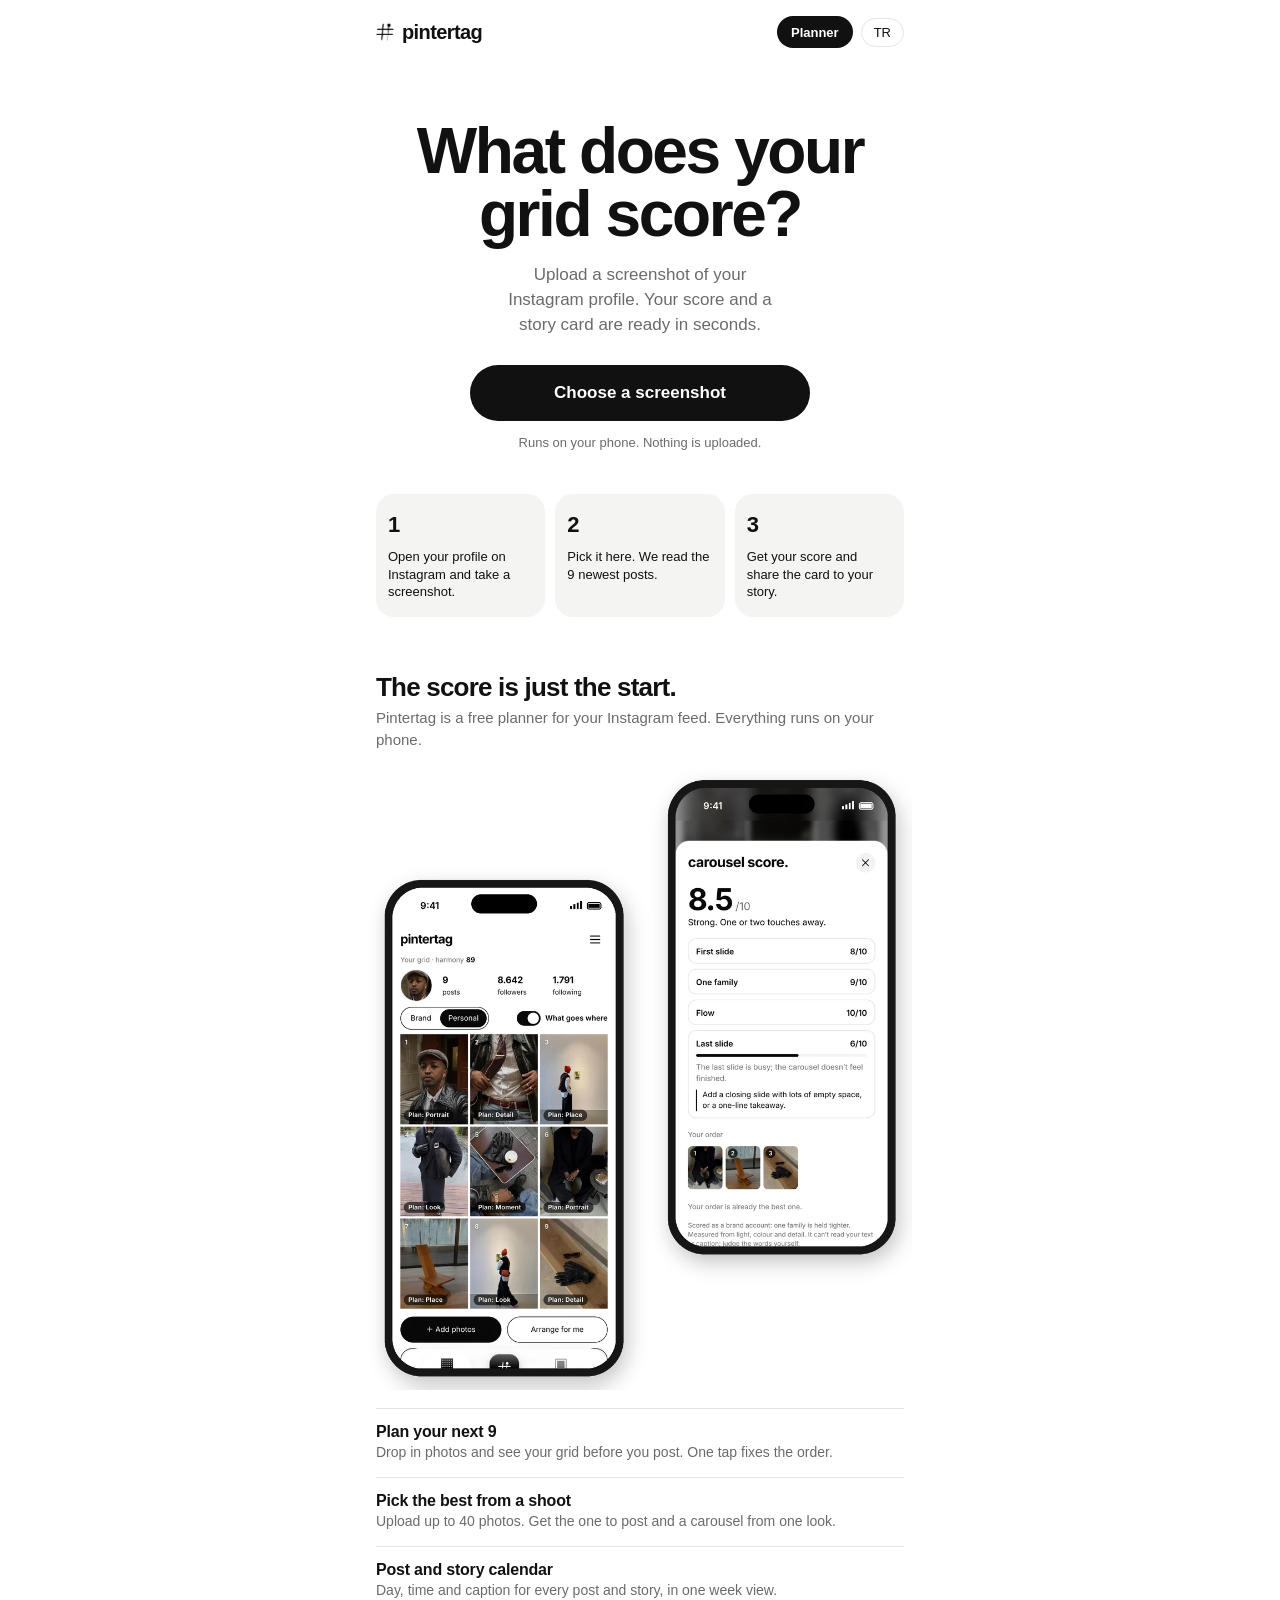
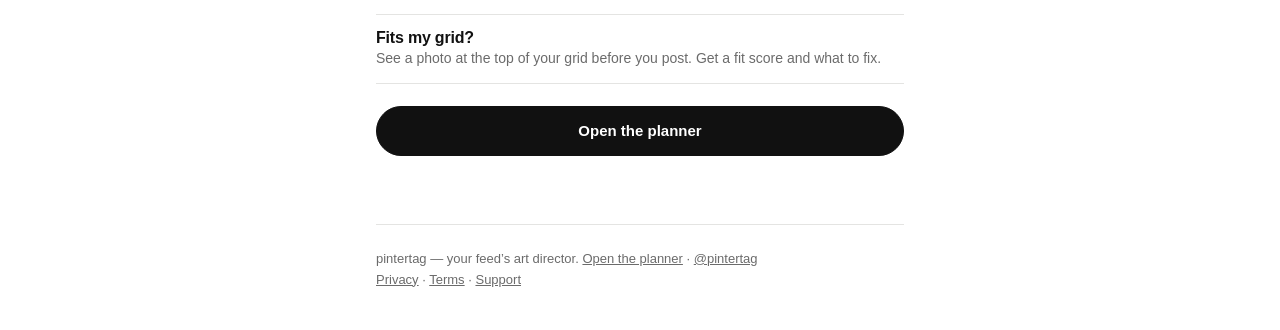
<file: index.html>
<!doctype html>
<html lang="en">
<head>
<meta charset="utf-8">
<meta name="viewport" content="width=device-width,initial-scale=1,viewport-fit=cover">
<title>Pintertag — Instagram grid score, feed planner and carousel score</title>
<meta name="description" content="Pintertag is your feed’s art director. Score your Instagram grid from a screenshot, plan your next 9 posts, score carousels out of 10, pick the best frames from a shoot and check if a photo fits your grid. Free, works on your phone.">
<meta property="og:title" content="Pintertag — your feed’s art director">
<meta property="og:description" content="Grid score, a 9-post feed planner, carousel score and shoot picker for Instagram. Photos stay on your phone.">
<meta name="theme-color" content="#ffffff">
<link rel="canonical" href="https://pintertag.com/">
<link rel="icon" href="/favicon.ico" sizes="any">
<link rel="icon" type="image/png" sizes="48x48" href="/assets/favicon-48.png">
<link rel="icon" type="image/png" sizes="96x96" href="/assets/favicon-96.png">
<link rel="icon" type="image/png" sizes="192x192" href="/assets/icon-192.png">
<meta property="og:type" content="website">
<meta property="og:site_name" content="pintertag">
<meta property="og:url" content="https://pintertag.com/">
<meta property="og:image" content="https://pintertag.com/assets/og.png?v=2">
<meta property="og:image:width" content="1200">
<meta property="og:image:height" content="630">
<meta name="twitter:card" content="summary_large_image">
<meta name="twitter:image" content="https://pintertag.com/assets/og.png?v=2">
<script type="application/ld+json">[{"@context":"https://schema.org","@type":"WebSite","name":"Pintertag","alternateName":"pintertag","url":"https://pintertag.com/"},{"@context":"https://schema.org","@type":"SoftwareApplication","name":"Pintertag","url":"https://pintertag.com/app/","applicationCategory":"DesignApplication","operatingSystem":"Web, iOS, Android","description":"Instagram feed planner and art director: grid score, 9-post planner, carousel score, shoot picker and photo fit check.","offers":{"@type":"Offer","price":"0","priceCurrency":"USD"},"featureList":["Grid score from an Instagram profile screenshot, with a shareable story card","Feed planner: arrange and preview your next 9 posts, with a post calendar","Separate brand and personal grids","Carousel score out of 10 for hook, one family, flow and ending","Shoot picker: choose the best frames from up to 40 photos and get a carousel suggestion","Fits my grid: check whether a new photo matches your feed before posting","Free account with cloud backup"],"creator":{"@type":"Organization","name":"Pintertag","url":"https://pintertag.com/","sameAs":["https://www.instagram.com/pintertag/"]}}]</script>
<link rel="apple-touch-icon" href="assets/icon-180.png">
<link rel="stylesheet" href="intro.css?v=1">
<style>
:root{
  --bg:#ffffff; --ink:#111111; --mute:#6b6b6b; --line:#e4e4e2; --soft:#f4f4f2; --btn:#111111; --btn-ink:#ffffff;
  --sans:"Helvetica Neue",Helvetica,Arial,sans-serif;
}
@media (prefers-color-scheme:dark){:root:not([data-theme="light"]){--bg:#121211;--ink:#f2f2f0;--mute:#9a9a96;--line:#2b2b29;--soft:#1c1c1b;--btn:#f2f2f0;--btn-ink:#121211}}
:root[data-theme="dark"]{--bg:#121211;--ink:#f2f2f0;--mute:#9a9a96;--line:#2b2b29;--soft:#1c1c1b;--btn:#f2f2f0;--btn-ink:#121211}
*{box-sizing:border-box}
html,body{margin:0;background:var(--bg);color:var(--ink);font-family:var(--sans);-webkit-font-smoothing:antialiased}
button{font:inherit;color:inherit;cursor:pointer}
.wrap{max-width:560px;margin:0 auto;padding:0 16px}
header{display:flex;align-items:center;justify-content:space-between;height:64px}
.mark{display:flex;align-items:center;gap:8px;font-weight:700;font-size:20px;letter-spacing:-.6px;text-decoration:none;color:inherit}
.mark img{width:18px;height:20px}
@media (prefers-color-scheme:dark){:root:not([data-theme="light"]) .mark img{filter:invert(1)}}
.lang{background:none;border:1px solid var(--line);border-radius:99px;padding:6px 12px;font-size:13px}
.hero{padding:56px 0 28px;text-align:center}
h1{font-size:clamp(40px,11vw,64px);line-height:.98;letter-spacing:-2.4px;margin:0 0 18px;font-weight:700}
.lede{font-size:17px;line-height:1.45;color:var(--mute);margin:0 auto 28px;max-width:30ch}
.cta{display:inline-flex;align-items:center;justify-content:center;gap:10px;background:var(--btn);color:var(--btn-ink);border:0;border-radius:99px;height:56px;padding:0 30px;font-size:17px;font-weight:700;width:min(100%,340px)}
.cta:focus-visible,.ghost:focus-visible,.sw:focus-visible,.lang:focus-visible{outline:2px solid var(--ink);outline-offset:3px}
.priv{font-size:13px;color:var(--mute);margin:14px 0 0}
.how{display:grid;grid-template-columns:repeat(3,1fr);gap:10px;margin:44px 0 0;padding:0;list-style:none;counter-reset:s}
.how li{background:var(--soft);border-radius:18px;padding:16px 12px;font-size:13px;line-height:1.35;text-align:left;counter-increment:s}
.how li::before{content:counter(s);display:block;font-weight:700;font-size:22px;margin-bottom:8px}
.busy{display:none;text-align:center;padding:80px 0;color:var(--mute)}
.spin{width:28px;height:28px;border-radius:50%;border:2.5px solid var(--line);border-top-color:var(--ink);margin:0 auto 16px;animation:r 1s linear infinite}
@keyframes r{to{transform:rotate(360deg)}}
@media (prefers-reduced-motion:reduce){.spin{animation:none}}
.res{display:none;padding:12px 0 40px;text-align:center}
.card{width:min(82%,340px);aspect-ratio:9/16;margin:0 auto;border-radius:22px;overflow:hidden;background:var(--soft);box-shadow:0 18px 50px rgba(0,0,0,.12)}
.card img{width:100%;height:100%;display:block}
.sws{display:flex;justify-content:center;gap:8px;margin:18px 0 6px}
.sw{display:flex;align-items:center;gap:7px;background:none;border:1px solid var(--line);border-radius:99px;padding:7px 12px;font-size:13px}
.sw i{width:14px;height:14px;border-radius:50%;border:1px solid rgba(0,0,0,.15)}
.sw.on{border-color:var(--ink)}
.meta{font-size:14px;color:var(--mute);margin:10px 0 18px}
.acts{display:grid;gap:10px;justify-items:center}
.ghost{background:none;border:1px solid var(--line);border-radius:99px;height:50px;padding:0 24px;font-size:15px;font-weight:600;width:min(100%,340px)}
.ghost.plan{display:inline-flex;align-items:center;justify-content:center;text-decoration:none;color:inherit;border-color:var(--ink)}
.more{background:var(--soft);border:0;border-radius:16px;padding:14px 16px;font-size:14px;width:min(100%,340px);margin-bottom:6px}
.err{display:none;text-align:center;padding:48px 0}
.err h2{font-size:26px;letter-spacing:-.8px;margin:0 0 10px}
.err p{color:var(--mute);line-height:1.45;max-width:32ch;margin:0 auto 22px}
.sheet{position:fixed;inset:0;z-index:20;background:rgba(0,0,0,.72);display:flex;flex-direction:column;align-items:center;justify-content:center;padding:24px 16px}
.sheet[hidden]{display:none}
.sheet-body{width:min(100%,360px)}
.sheet-body img{max-width:100%;max-height:66vh;width:auto;margin:0 auto;border-radius:18px;display:block;-webkit-touch-callout:default;user-select:auto}
.sheet-text{background:var(--bg);color:var(--ink);border-radius:16px;padding:18px;font-size:16px;line-height:1.45;margin:0;user-select:text;-webkit-user-select:text}
.sheet-note{color:#fff;font-size:15px;line-height:1.4;text-align:center;max-width:32ch;margin:16px 0 14px}
.sheet-x{background:#fff;color:#111;border:0;border-radius:99px;height:46px;padding:0 28px;font-weight:700;font-size:15px}
/* the planner, visible from the first screen: header link + a short "more than a score" block under the steps */
.hd-r{display:flex;align-items:center;gap:8px}
.nav-app{display:inline-flex;align-items:center;height:32px;padding:0 14px;border-radius:99px;background:var(--ink);color:var(--bg);font-size:13px;font-weight:600;text-decoration:none}
.nav-app:focus-visible{outline:2px solid var(--ink);outline-offset:3px}
.also{margin:56px 0 0;text-align:left}
.also h2{font-size:26px;line-height:1.1;letter-spacing:-.8px;margin:0 0 6px}
.also>p{color:var(--mute);font-size:15px;line-height:1.45;margin:0 0 18px}
.feat{list-style:none;margin:0 0 22px;padding:0;border-top:1px solid var(--line)}
.feat li{display:grid;grid-template-columns:1fr;gap:2px;padding:14px 0;border-bottom:1px solid var(--line)}
.feat b{font-size:16px;letter-spacing:-.2px}
.feat span{font-size:14px;color:var(--mute);line-height:1.4}
.shots{display:block;width:calc(100% + 16px);max-width:none;height:auto;margin:4px -8px 18px}
.also .ghost.plan{width:100%;max-width:none;background:var(--ink);color:var(--bg);font-weight:700}
footer{border-top:1px solid var(--line);margin-top:40px;padding:24px 0 40px;font-size:13px;color:var(--mute);line-height:1.6}
footer a{color:inherit}
</style>
</head>
<body>
<script src="launch.js?v=1"></script>
<div class="wrap">
  <header>
    <a class="mark" href="./" aria-label="pintertag"><img src="assets/logo.png" alt="">pintertag</a>
    <div class="hd-r"><a class="nav-app" href="app/" data-t="navApp">Planner</a><button class="lang" id="lang" aria-label="Language">TR</button></div>
  </header>

  <main>
    <section class="hero" id="start">
      <h1 data-t="h1">What does your grid score?</h1>
      <p class="lede" data-t="lede">Upload a screenshot of your Instagram profile. Your score and a story card are ready in seconds.</p>
      <button class="cta" id="pick" data-t="pick">Choose a screenshot</button>
      <p class="priv" data-t="priv">Runs on your phone. Nothing is uploaded.</p>
      <ol class="how"><li data-t="s1">Open your profile on Instagram and take a screenshot.</li><li data-t="s2">Pick it here. We read the 9 newest posts.</li><li data-t="s3">Get your score and share the card to your story.</li></ol>
      <div class="also">
        <h2 data-t="alsoH">The score is just the start.</h2>
        <p data-t="alsoP">Pintertag is a free planner for your Instagram feed. Everything runs on your phone.</p>
        <img class="shots" src="assets/app-phones.webp?v=3" width="980" height="1120" alt="" loading="lazy" decoding="async" id="shots">
        <ul class="feat">
          <li><b data-t="f1">Plan your next 9</b><span data-t="f1s">Drop in photos and see your grid before you post. One tap fixes the order.</span></li>
          <li><b data-t="f2">Pick the best from a shoot</b><span data-t="f2s">Upload up to 40 photos. Get the one to post and a carousel from one look.</span></li>
          <li><b data-t="f3">Post and story calendar</b><span data-t="f3s">Day, time and caption for every post and story, in one week view.</span></li>
          <li><b data-t="f4">Fits my grid?</b><span data-t="f4s">See a photo at the top of your grid before you post. Get a fit score and what to fix.</span></li>
        </ul>
        <a class="ghost plan" href="app/" data-t="openApp">Open the planner</a>
      </div>
    </section>

    <section class="busy" id="busy" aria-live="polite"><div class="spin"></div><span data-t="busy">Reading your grid…</span></section>

    <section class="err" id="err">
      <h2 data-t="errH">No grid found.</h2>
      <p data-t="errP">Take a screenshot of your Instagram profile with the grid filling most of the screen, then try again.</p>
      <button class="cta" data-act="again" data-t="tryAgain">Try another screenshot</button>
    </section>

    <section class="res" id="res">
      <div class="card"><img id="cardImg" alt=""></div>
      <div class="sws" role="group" id="sws">
        <button class="sw" data-theme="pink"><i style="background:#F5CCD6"></i><span data-t="pink">Pink</span></button>
        <button class="sw" data-theme="cream"><i style="background:#EFE9DF"></i><span data-t="cream">Cream</span></button>
        <button class="sw" data-theme="black"><i style="background:#121211"></i><span data-t="black">Black</span></button>
      </div>
      <p class="meta" id="meta"></p>
      <div class="acts">
        <button class="more" id="more" data-act="more" hidden data-t="more">Only {n} posts read. Scroll a little on Instagram and add one more screenshot to complete 9.</button>
        <button class="cta" data-act="share" data-t="share">Share to story</button>
        <button class="ghost" data-act="dare" data-t="dare">Challenge a friend</button>
        <a class="ghost plan" href="app/?signup=1" data-t="plan">Plan your next 9 posts · free account</a>
        <button class="ghost" data-act="again" data-t="another">Score another grid</button>
      </div>
    </section>
  </main>

  <footer>
    <span data-t="foot">pintertag — your feed’s art director.</span> <a href="app/" data-t="openApp">Open the planner</a> · <a href="https://instagram.com/pintertag" rel="noopener">@pintertag</a><br><a href="privacy/">Privacy</a> · <a href="terms/">Terms</a> · <a href="support/">Support</a>
  </footer>
</div>
<div class="sheet" id="sheet" hidden role="dialog" aria-modal="true"><div class="sheet-body"></div><p class="sheet-note"></p><button class="sheet-x" data-t="close">Close</button></div>
<input id="file" type="file" accept="image/*" multiple hidden>

<script>
/* language first: gridcheck.js reads the global `lang` for card text */
var lang = (function(){ try { var s = localStorage.getItem('pt-lang'); if (s) return s; } catch(e){} return 'en'; })();
</script>
<script src="score.js?v=5"></script>
<script src="gridcheck.js?v=720"></script>
<script>
(function(){
  var SITE = 'https://pintertag.com';
  var TX = {
    en: { navApp:'Planner', alsoH:'The score is just the start.', alsoP:'Pintertag is a free planner for your Instagram feed. Everything runs on your phone.', f1:'Plan your next 9', f1s:'Drop in photos and see your grid before you post. One tap fixes the order.', f2:'Pick the best from a shoot', f2s:'Upload up to 40 photos. Get the one to post and a carousel from one look.', f3:'Post and story calendar', f3s:'Day, time and caption for every post and story, in one week view.', f4:'Fits my grid?', f4s:'See a photo at the top of your grid before you post. Get a fit score and what to fix.', h1:'What does your grid score?', lede:'Upload a screenshot of your Instagram profile. Your score and a story card are ready in seconds.',
      pick:'Choose a screenshot', priv:'Runs on your phone. Nothing is uploaded.', s1:'Open your profile on Instagram and take a screenshot.', s2:'Pick it here. We read the 9 newest posts.', s3:'Get your score and share the card to your story.',
      busy:'Reading your grid…', errH:'No grid found.', errP:'Take a screenshot of your Instagram profile with the grid filling most of the screen, then try again.', tryAgain:'Try another screenshot',
      pink:'Pink', cream:'Cream', black:'Black', share:'Share to story', dare:'Challenge a friend', another:'Score another grid',
      more:'Only {n} posts read. Scroll a little on Instagram and add one more screenshot to complete 9.', read:'{n} posts read.',
      dareText:'My grid scored {s}. What does yours score? ', foot:'pintertag — your feed’s art director.', plan:'Plan your next 9 posts · free account', openApp:'Open the planner', saved:'Card saved.', close:'Close', hold:'Press and hold the card, then tap “Save to Photos”. Post it to your story from there.', copied:'Copied. Paste it to a friend.', copyIt:'Copy this and send it to a friend.' },
    tr: { navApp:'Planlayıcı', alsoH:'Puan sadece başlangıç.', alsoP:'Pintertag, Instagram feed’in için ücretsiz bir planlayıcı. Her şey telefonunda çalışır.', f1:'Sonraki 9’u planla', f1s:'Fotoğrafları ekle, paylaşmadan önce grid’ini gör. Tek dokunuşla sırayı düzeltir.', f2:'Çekimden en iyisini seç', f2s:'40 fotoğrafa kadar yükle. Paylaşılacak kareyi ve tek look’tan bir karusel al.', f3:'Post ve story takvimi', f3s:'Her post ve story için gün, saat ve caption, tek hafta görünümünde.', f4:'Grid’ime uyar mı?', f4s:'Paylaşmadan önce kareyi grid’inin en başında gör. Uyum puanını ve neyi düzelteceğini öğren.', h1:'Grid’in kaç alır?', lede:'Instagram profilinin ekran görüntüsünü yükle. Puanın ve story kartın saniyeler içinde hazır.',
      pick:'Ekran görüntüsü seç', priv:'Telefonunda çalışır. Hiçbir şey yüklenmez.', s1:'Instagram’da profilini aç, ekran görüntüsü al.', s2:'Buradan seç. En yeni 9 postu okuruz.', s3:'Puanını al, kartı story’de paylaş.',
      busy:'Grid’in okunuyor…', errH:'Grid bulunamadı.', errP:'Instagram profilinin, grid ekranın çoğunu kaplayacak şekilde ekran görüntüsünü al ve tekrar dene.', tryAgain:'Başka ekran görüntüsü seç',
      pink:'Pembe', cream:'Krem', black:'Siyah', share:'Story’de paylaş', dare:'Arkadaşına meydan oku', another:'Başka grid puanla',
      more:'Sadece {n} post okundu. Instagram’da biraz aşağı kaydırıp bir ekran görüntüsü daha ekle, 9’a tamamlansın.', read:'{n} post okundu.',
      dareText:'Grid’im {s} aldı. Seninki kaç alır? ', foot:'pintertag — feed’in sanat yönetmeni.', plan:'Sonraki 9 postunu planla · ücretsiz hesap', openApp:'Planlayıcıyı aç', saved:'Kart kaydedildi.', close:'Kapat', hold:'Karta basılı tut, “Fotoğraflar’a Kaydet”e dokun. Sonra story’de paylaş.', copied:'Kopyalandı. Arkadaşına yapıştır.', copyIt:'Bunu kopyala, arkadaşına gönder.' }
  };
  var $ = function(id){ return document.getElementById(id); };
  var t = function(k){ return (TX[lang] || TX.en)[k]; };
  var theme = 'pink'; try { theme = localStorage.getItem('pt-card') || 'pink'; } catch(e){}
  var last = null, srcs = [], adding = false, blob = null, url = '';

  function paint(){
    document.documentElement.lang = lang;
    document.querySelectorAll('[data-t]').forEach(function(el){ el.textContent = t(el.dataset.t); });
    var sh = $('shots'); if (sh) sh.alt = lang === 'tr' ? 'Pintertag uygulaması: grid planı ve karusel puanı' : 'The Pintertag app: grid plan and carousel score';
    $('lang').textContent = lang === 'tr' ? 'EN' : 'TR';
    document.title = lang === 'tr' ? 'Pintertag — Instagram grid puanı, feed planlayıcı ve karusel puanı' : 'Pintertag — Instagram grid score, feed planner and carousel score';
    document.querySelectorAll('.sw').forEach(function(b){ var on = b.dataset.theme === theme; b.classList.toggle('on', on); b.setAttribute('aria-pressed', on); });
    if (last) meta();
  }
  function view(id){ ['start','busy','err','res'].forEach(function(s){ $(s).style.display = s === id ? 'block' : 'none'; }); window.scrollTo(0, 0); }
  function meta(){ var n = Math.min(9, last.tiles.length); $('meta').textContent = GC.verdict(last.score) + ' ' + t('read').replace('{n}', n);
    var m = $('more'); m.hidden = n >= 9; m.textContent = t('more').replace('{n}', n); }
  var readFile = function(f){ return new Promise(function(res){ var r = new FileReader(); r.onload = function(){ res(r.result); }; r.onerror = function(){ res(null); }; r.readAsDataURL(f); }); };

  async function run(files){
    view('busy');
    var fresh = (await Promise.all([].slice.call(files, 0, 4).map(readFile))).filter(Boolean);
    srcs = adding ? srcs.concat(fresh).slice(0, 4) : fresh; adding = false;
    var r = await GC.readShots(srcs);
    if (!r.tiles || r.tiles.length < 3){ view('err'); return; }
    var tiles = r.tiles.slice(0, 9), ms = [];
    for (var i = 0; i < tiles.length; i++){ var im = await GC.loadImg(tiles[i]); ms.push(im ? PTScore.measure(im) : null); }
    var sc = PTScore.scoreGrid(ms), score = sc ? sc.total : 0, vk = GC.vibeOf(ms), vt = GC.vibeText(vk);
    last = { tiles: r.tiles, ratio: r.ratio, score: score, vk: vk, vName: vt[0], vLine: vt[1], roast: GC.roastOf(ms, ms.map(function(){ return null; }), score) };
    await card(); view('res'); meta();
  }
  async function card(){ if (!last) return;
    blob = await GC.card({ score: last.score, vibe: last.vk, vibeName: last.vName, vibeLine: last.vLine, tiles: last.tiles, ratio: last.ratio, flags: [], roast: last.roast, date: '', theme: theme });
    if (url) URL.revokeObjectURL(url); url = URL.createObjectURL(blob); $('cardImg').src = url;
    $('cardImg').alt = (lang === 'tr' ? 'Grid puanı ' : 'Grid score ') + last.score; }
  async function share(){ if (!blob) return; var file = new File([blob], 'pintertag-' + last.score + '.png', { type: 'image/png' });
    try { if (navigator.canShare && navigator.canShare({ files: [file] })){ await navigator.share({ files: [file] }); return; } } catch(e){ if (e && e.name === 'AbortError') return; }
    /* no share sheet (in-app browsers, http): show the card big so it can be long-pressed and saved */
    sheet('<img src="' + url + '" alt="">', t('hold')); }
  async function dare(){ var text = t('dareText').replace('{s}', last ? last.score : '') + SITE;
    try { if (navigator.share){ await navigator.share({ text: text }); return; } } catch(e){ if (e && e.name === 'AbortError') return; }
    var ok = false; try { await navigator.clipboard.writeText(text); ok = true; } catch(e){}
    sheet('<p class="sheet-text">' + text.replace(/&/g,'&amp;').replace(/</g,'&lt;') + '</p>', ok ? t('copied') : t('copyIt')); }
  function sheet(inner, note){ var s = $('sheet'); s.querySelector('.sheet-body').innerHTML = inner; s.querySelector('.sheet-note').textContent = note; s.hidden = false; }
  $('sheet').onclick = function(e){ if (e.target === this || e.target.closest('.sheet-x')) this.hidden = true; };

  $('pick').onclick = function(){ $('file').click(); };
  $('file').onchange = function(){ var f = this.files; if (f && f.length) run(f); this.value = ''; };
  $('lang').onclick = function(){ lang = lang === 'tr' ? 'en' : 'tr'; try { localStorage.setItem('pt-lang', lang); } catch(e){} paint(); if (last) card(); };
  $('sws').onclick = function(e){ var b = e.target.closest('.sw'); if (!b) return; theme = b.dataset.theme; try { localStorage.setItem('pt-card', theme); } catch(e){} paint(); card(); };
  document.addEventListener('click', function(e){ var b = e.target.closest('[data-act]'); if (!b) return; var a = b.dataset.act;
    if (a === 'again'){ adding = false; $('file').click(); }
    if (a === 'more'){ adding = true; $('file').click(); }
    if (a === 'share') share();
    if (a === 'dare') dare(); });
  paint(); view('start');
})();
</script>
</body>
</html>
</file>
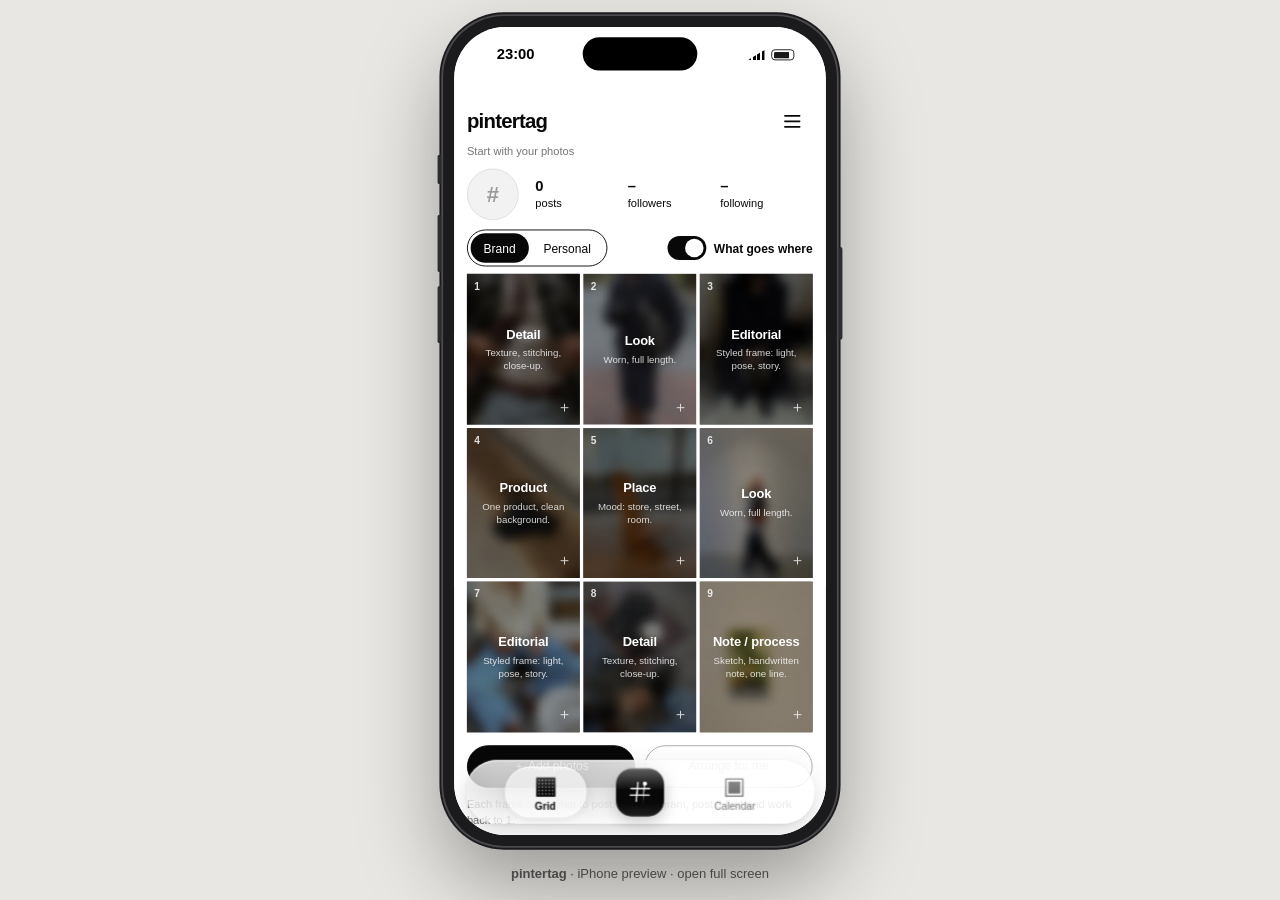
<file: app/index.html>
<!doctype html>
<html lang="en"><head><meta charset="utf-8"><meta name="viewport" content="width=device-width,initial-scale=1,viewport-fit=cover"><meta name="theme-color" content="#ffffff"><meta name="apple-mobile-web-app-capable" content="yes"><meta name="description" content="Plan your Instagram feed before you post. Drop in photos, see your next 9 as a grid, get a harmony score, score carousels out of 10 and pick the best frames from a shoot. Free, works on your phone."><link rel="canonical" href="https://pintertag.com/app/"><title>Pintertag Planner — plan your next 9 Instagram posts</title><link rel="icon" href="assets/logo.png"><link rel="manifest" href="manifest.webmanifest"><link rel="apple-touch-icon" href="assets/icon-180.png"><meta name="apple-mobile-web-app-title" content="Pintertag"><meta name="apple-mobile-web-app-status-bar-style" content="default"><meta name="mobile-web-app-capable" content="yes"><link rel="stylesheet" href="style.css?v=111"><script>/* desktop: show the app inside an iPhone frame. phones and the framed copy run the app as usual. */
(function(){var q=new URLSearchParams(location.search),inFrame=q.get('pt-frame')==='1';
if(inFrame){document.documentElement.classList.add('pt-in-frame');return}
var wide=matchMedia('(min-width:760px) and (min-height:640px)').matches,touch=matchMedia('(hover:none) and (pointer:coarse)').matches;
if(!wide||touch||q.get('pt-frame')==='0'||window.__ptNoFrame)return;
window.__ptFramed=true;document.write('<plaintext id="pt-skip" style="display:none">');
document.addEventListener('DOMContentLoaded',function(){var x=document.getElementById('pt-skip');if(x)x.remove();
var u=new URL(location.href);u.searchParams.set('pt-frame','1');var full=new URL(location.href);full.searchParams.set('pt-frame','0');
var tr=(document.documentElement.lang||'tr')!=='en';
document.body.className='pt-desk';document.body.innerHTML='<div class="pt-stage"><div class="pt-phone"><span class="pt-btn pt-b1"></span><span class="pt-btn pt-b2"></span><span class="pt-btn pt-b3"></span><span class="pt-btn pt-b4"></span><div class="pt-screen"><div class="pt-status"><span id="pt-clock"></span><span class="pt-icons"><i class="pt-sig"></i><i class="pt-bat"></i></span></div><iframe title="Pintertag" src="'+u.href+'"></iframe><span class="pt-island"></span></div></div><p class="pt-cap"><b>pintertag</b> · '+(tr?'iPhone önizleme':'iPhone preview')+' · <a href="'+full.href+'">'+(tr?'tam ekran aç':'open full screen')+'</a></p></div>';
var st=document.createElement('style');st.textContent='body.pt-desk{margin:0;min-height:100vh;background:#e9e7e3;font-family:Helvetica,Arial,sans-serif;color:#222;overflow:hidden}@media(prefers-color-scheme:dark){body.pt-desk{background:#1a1a1a;color:#ddd}}.pt-stage{position:fixed;inset:0;display:flex;flex-direction:column;align-items:center;justify-content:center;gap:18px}.pt-phone{position:relative;width:426px;height:898px;border-radius:66px;background:#1b1b1d;padding:12px;box-shadow:0 0 0 2px #4a4a4e,0 0 0 4px #1b1b1d,0 40px 90px rgba(0,0,0,.35);transform-origin:center center}.pt-screen{position:relative;width:402px;height:874px;border-radius:55px;overflow:hidden;background:#fff}.pt-screen{display:flex;flex-direction:column}.pt-status{height:54px;flex:0 0 54px;display:flex;align-items:center;justify-content:space-between;padding:6px 34px 0 46px;font:600 16px -apple-system,Helvetica,Arial,sans-serif;color:#000;background:#fff;transition:background .2s,color .2s}.pt-icons{display:flex;gap:7px;align-items:center}.pt-sig{width:18px;height:11px;background:linear-gradient(90deg,currentColor 0 3px,transparent 3px 5px,currentColor 5px 8px,transparent 8px 10px,currentColor 10px 13px,transparent 13px 15px,currentColor 15px);clip-path:polygon(0 100%,100% 0,100% 100%)}.pt-bat{width:25px;height:12px;border:1.5px solid currentColor;border-radius:4px;opacity:.9;background:linear-gradient(90deg,currentColor 0 75%,transparent 75%);background-clip:content-box;padding:1.5px}.pt-screen iframe{border:0;width:100%;flex:1;min-height:0;display:block}.pt-island{position:absolute;top:11px;left:50%;transform:translateX(-50%);width:124px;height:36px;border-radius:20px;background:#000;pointer-events:none;z-index:2}.pt-btn{position:absolute;width:4px;border-radius:2px;background:#2c2c2f}.pt-b1{left:-6px;top:150px;height:32px}.pt-b2{left:-6px;top:215px;height:62px}.pt-b3{left:-6px;top:292px;height:62px}.pt-b4{right:-6px;top:250px;height:100px}.pt-cap{margin:0;font-size:13px;color:inherit;opacity:.75}.pt-cap a{color:inherit}';document.head.appendChild(st);
addEventListener('message',async function(e){var d=e.data;if(e.origin!==location.origin||!d||d.pt!=='save')return;var out={pt:'saved',id:d.id};try{var dl=window.claude&&window.claude.use?await window.claude.use('downloads'):null;if(!dl)throw{code:'unavailable'};var r=await dl.save({filename:d.filename,data:d.blob});out.status=r&&r.status}catch(err){out.error=(err&&err.code)||'unavailable'}e.source.postMessage(out,location.origin)});var ck=document.getElementById('pt-clock');function tick(){var d=new Date();ck.textContent=String(d.getHours()).padStart(2,'0')+':'+String(d.getMinutes()).padStart(2,'0')}tick();setInterval(tick,15000);var ph=document.querySelector('.pt-phone');function fit(){var k=Math.min(1,(innerHeight-70)/898,(innerWidth-40)/426);ph.style.transform='scale('+k+')';ph.style.margin=(-(1-k)*898/2)+'px 0'}fit();addEventListener('resize',fit);var sb=document.querySelector('.pt-status'),ifr=document.querySelector('.pt-screen iframe');setInterval(function(){try{var bd=ifr.contentDocument&&ifr.contentDocument.body;if(!bd)return;var dk=bd.classList.contains('dark');sb.style.background=dk?'#151515':'#fff';sb.style.color=dk?'#fff':'#000';document.querySelector('.pt-screen').style.background=sb.style.background}catch(e){}},400)})})();</script></head><body>
<script src="launch.js?v=694"></script>
<header class="top"><a href="#" class="wordmark" aria-label="Pintertag"><img src="assets/logo.png" alt="">pintertag</a><div class="top-actions"><button id="language" class="text-button">EN</button><button id="appearance" class="icon-button" aria-label="Tema değiştir">◐</button><button id="enter" class="pill solid"></button></div></header>
<main id="main"></main><nav id="appnav" aria-label="Ana menü" hidden></nav>
<dialog id="modal"><div class="modal-top"><h2 id="modal-title"></h2><button class="icon-button" id="close-modal" aria-label="Kapat"><svg width="14" height="14" viewBox="0 0 14 14" aria-hidden="true"><path d="M1.5 1.5l11 11M12.5 1.5l-11 11" stroke="currentColor" stroke-width="1.6" stroke-linecap="round" fill="none"/></svg></button></div><div id="modal-body"></div></dialog>
<div id="toast" role="status" aria-live="polite"></div><input id="upload" type="file" accept="image/jpeg,image/png,image/webp" multiple hidden><script src="store.js?v=6"></script><script src="engine.js?v=71"></script><script src="app.js?v=2"></script><script src="save.js"></script><script src="stats.js?v=1"></script><script src="studio.js?v=2"></script><script src="brand.js"></script><script src="simple.js?v=75"></script><script src="edit.js?v=3"></script><script src="stories.js?v=2"></script><script src="drag.js"></script><script src="settings.js?v=3"></script><script src="planning.js"></script><script src="credits.js"></script><script src="score.js?v=5"></script><script src="merge.js?v=79"></script><script src="share.js"></script><script src="gridcheck.js?v=720"></script><script src="importgrid.js?v=704"></script><script src="purpose.js"></script><script src="vibe.js?v=2"></script><script src="beforeafter.js?v=71"></script><script src="motion.js"></script><script src="legal.js?v=10"></script><script src="account.js?v=7"></script><script src="progress.js?v=73"></script><script src="planpick.js"></script><script src="labels.js?v=74"></script><script src="autotype.js?v=76"></script><script src="booth.js?v=15"></script><script src="profile.js?v=3"></script><script src="plan.js?v=7"></script><script src="carousel.js?v=7"></script><script src="fit.js?v=2"></script><script src="home.js?v=14"></script><script src="postweek.js?v=3"></script><script src="spaces.js?v=1"></script><script src="reels.js?v=2"></script><script src="cloud.js?v=9"></script><script>if('serviceWorker' in navigator&&(location.protocol==='https:'||location.hostname==='localhost')&&!/claude/.test(location.hostname)&&!document.documentElement.classList.contains('pt-in-frame'))addEventListener('load',function(){navigator.serviceWorker.register('sw.js').catch(function(){});if(navigator.storage&&navigator.storage.persist)navigator.storage.persist().catch(function(){})});</script>
</body></html>
</file>
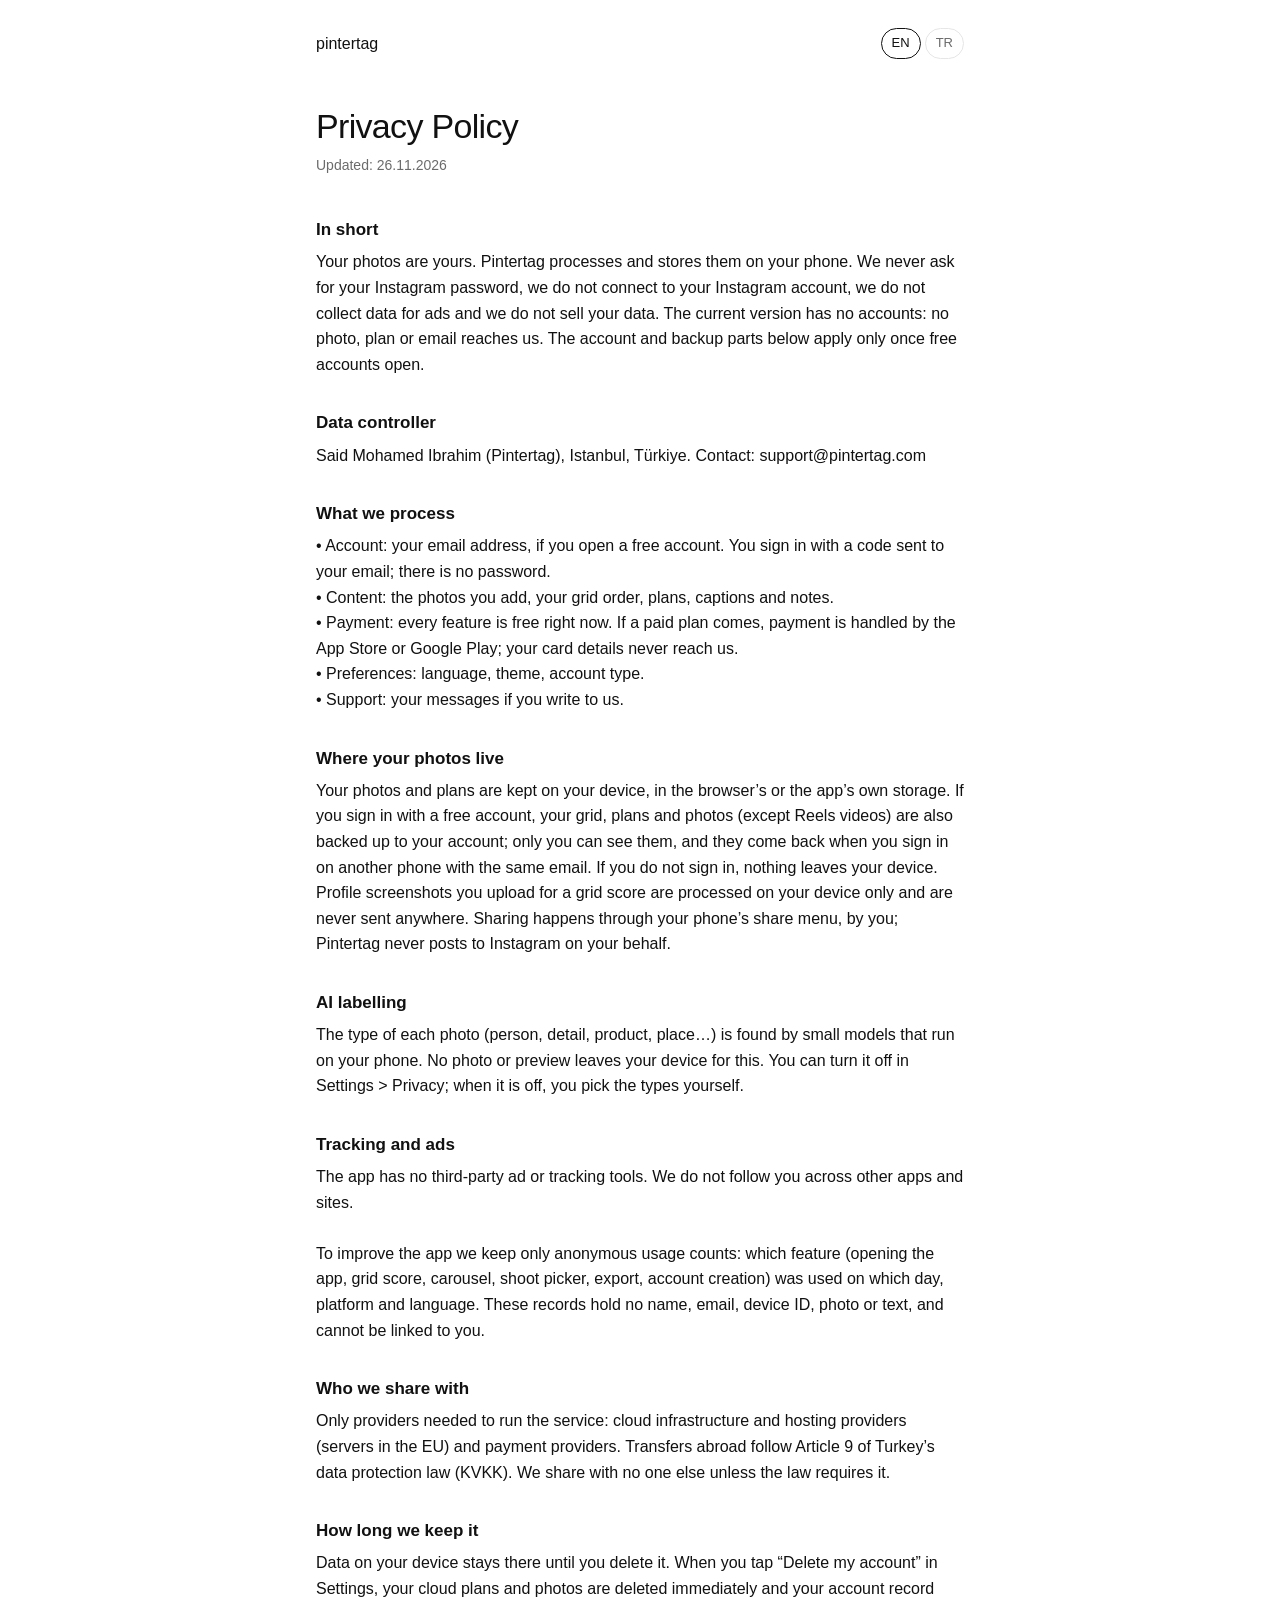
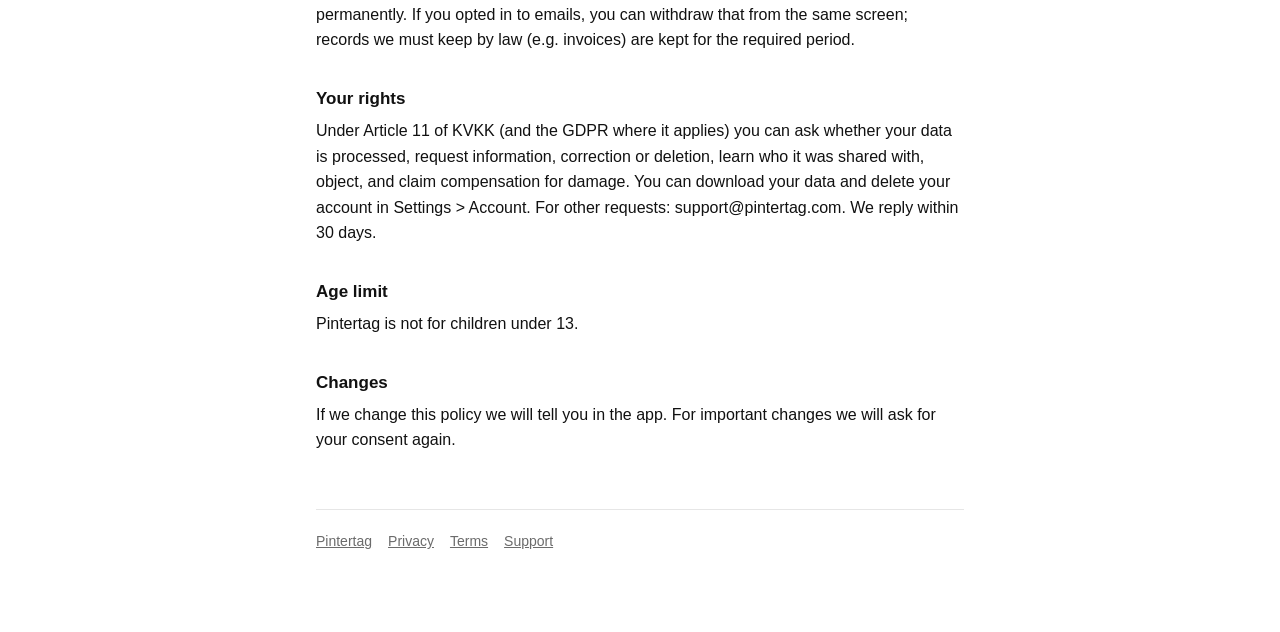
<file: privacy/index.html>
<!doctype html><html lang="en"><head><meta charset="utf-8"><meta name="viewport" content="width=device-width,initial-scale=1"><title>Privacy Policy — Pintertag</title><link rel="canonical" href="https://pintertag.com/privacy/">
<meta name="description" content="How Pintertag handles your data: photos and plans stay on your phone, no ads, no tracking, anonymous usage counts only."><link rel="icon" href="/favicon.ico" sizes="any"><link rel="stylesheet" href="/assets/doc.css?v=1"></head>
<body data-doc="privacy"><div class="wrap"><div class="top"><a href="/">pintertag</a><div class="lang"><a data-l="en" href="?lang=en">EN</a><a data-l="tr" href="?lang=tr">TR</a></div></div>
<main id="doc"></main><div class="foot" id="foot"></div></div>
<script src="/app/legal.js?v=10"></script><script src="/assets/doc.js?v=3"></script></body></html>
</file>
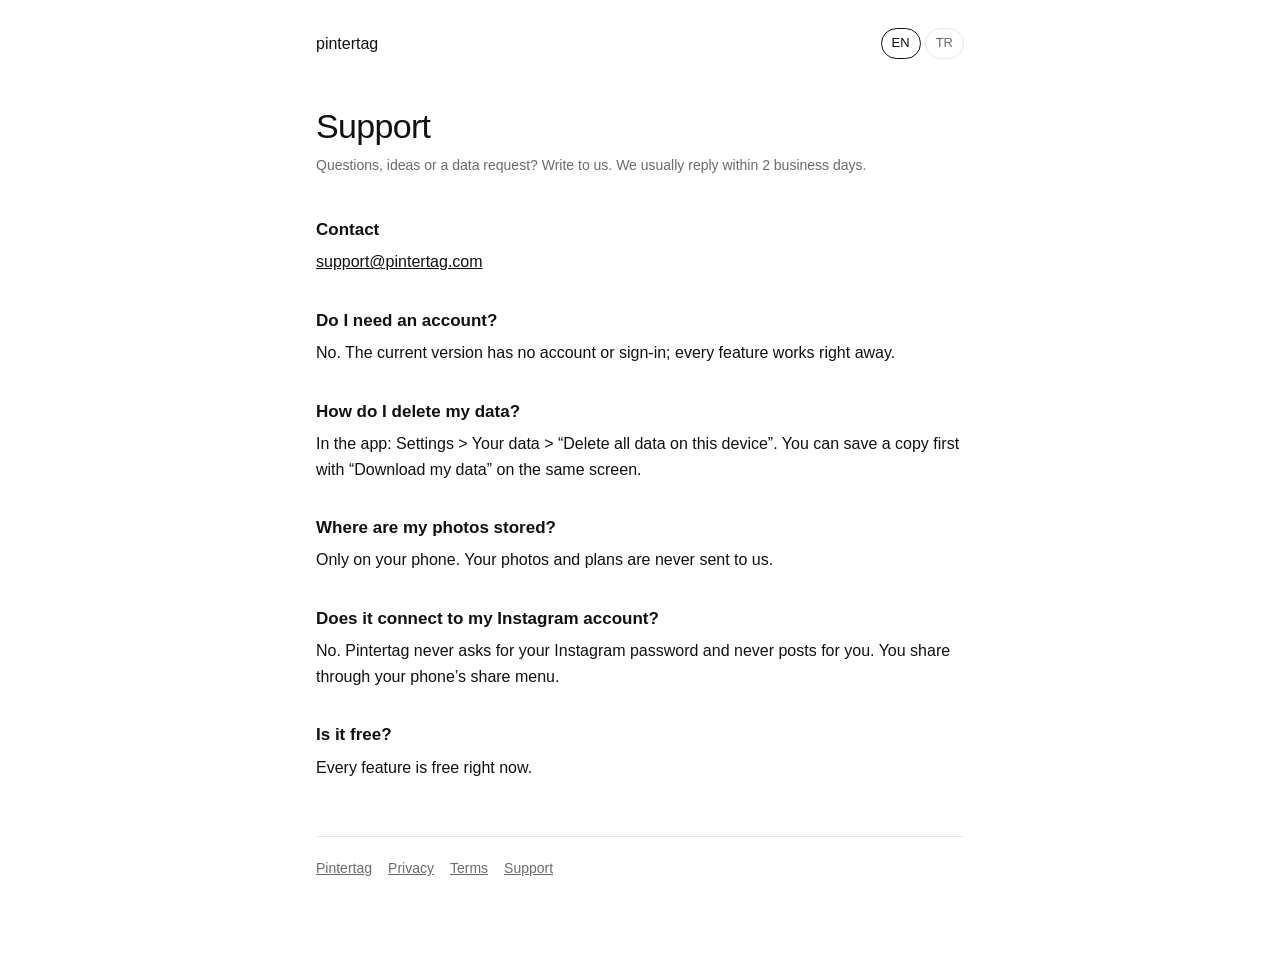
<file: support/index.html>
<!doctype html><html lang="en"><head><meta charset="utf-8"><meta name="viewport" content="width=device-width,initial-scale=1"><title>Support — Pintertag</title><link rel="canonical" href="https://pintertag.com/support/">
<meta name="description" content="Help with Pintertag, the Instagram feed planner: contact support@pintertag.com, delete your data, where your photos are stored."><link rel="icon" href="/favicon.ico" sizes="any"><link rel="stylesheet" href="/assets/doc.css?v=1"></head>
<body data-doc="support"><div class="wrap"><div class="top"><a href="/">pintertag</a><div class="lang"><a data-l="en" href="?lang=en">EN</a><a data-l="tr" href="?lang=tr">TR</a></div></div>
<main id="doc"></main><div class="foot" id="foot"></div></div>
<script src="/app/legal.js?v=10"></script><script src="/assets/doc.js?v=3"></script></body></html>
</file>
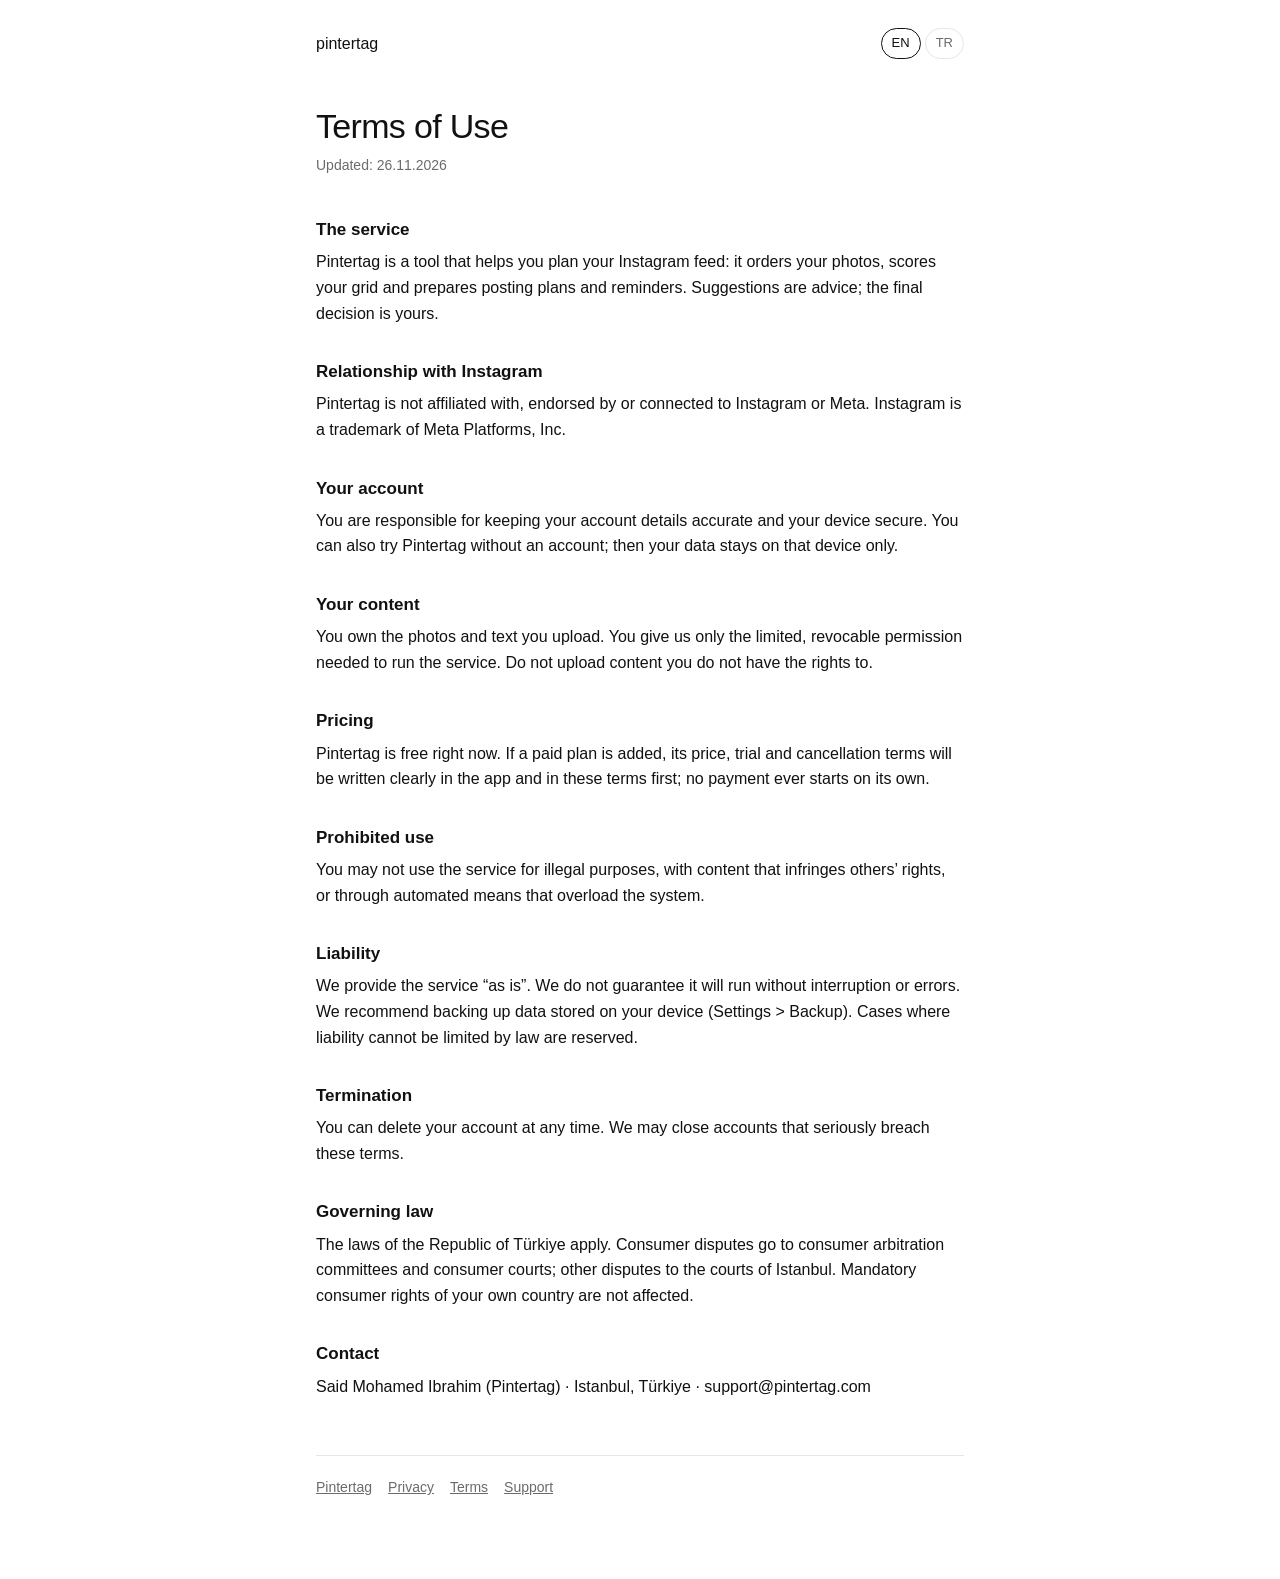
<file: terms/index.html>
<!doctype html><html lang="en"><head><meta charset="utf-8"><meta name="viewport" content="width=device-width,initial-scale=1"><title>Terms of Use — Pintertag</title><link rel="canonical" href="https://pintertag.com/terms/">
<meta name="description" content="The terms for using Pintertag, the free Instagram feed planner and grid score app for iPhone and the web."><link rel="icon" href="/favicon.ico" sizes="any"><link rel="stylesheet" href="/assets/doc.css?v=1"></head>
<body data-doc="terms"><div class="wrap"><div class="top"><a href="/">pintertag</a><div class="lang"><a data-l="en" href="?lang=en">EN</a><a data-l="tr" href="?lang=tr">TR</a></div></div>
<main id="doc"></main><div class="foot" id="foot"></div></div>
<script src="/app/legal.js?v=10"></script><script src="/assets/doc.js?v=3"></script></body></html>
</file>
<file: intro.css>
/* brand intro, same as the app (launch.js) */
.pt-intro{position:fixed;inset:0;z-index:9999;display:grid;place-items:center;background:#fff;color:#0a0a0a;transition:opacity .36s ease}
.pt-intro.is-dark{background:#151515;color:#f8f8f8}
.pt-intro.out{opacity:0;pointer-events:none}
.pt-intro-lockup{display:flex;align-items:center;transform:translateX(var(--shift,0px))}
.pt-intro.go .pt-intro-lockup{animation:pt-slide .62s cubic-bezier(.5,0,.15,1) 1.15s both}
.pt-intro-mark{display:block;overflow:visible;flex:0 0 auto}
.pt-intro-mark .s{fill:none;stroke:currentColor;stroke-linecap:round;stroke-dasharray:1;stroke-dashoffset:1}
.pt-intro-mark .s1{stroke-width:36}
.pt-intro-mark .s3{stroke-width:30}
.pt-intro-mark .s4{stroke-width:34}
.pt-intro-mark .f{fill:currentColor;opacity:0;transform-box:fill-box;transform-origin:center}
.pt-intro.go .s1{animation:pt-draw .34s cubic-bezier(.6,0,.2,1) .05s forwards}
.pt-intro.go .f2{animation:pt-rise .34s cubic-bezier(.2,.8,.2,1) .22s forwards}
.pt-intro.go .s3{animation:pt-draw .3s cubic-bezier(.6,0,.2,1) .4s forwards}
.pt-intro.go .s4{animation:pt-draw .3s cubic-bezier(.6,0,.2,1) .52s forwards}
.pt-intro.go .f5{animation:pt-pop .5s linear(0,.45 18%,1.12 42%,.96 62%,1.02 80%,1) .7s forwards}
.pt-intro-word{display:block;overflow:visible}
.pt-intro-word>span{display:block;white-space:nowrap;padding-left:8px;font:700 36px/1.2 "Helvetica Neue",Helvetica,Arial,sans-serif;letter-spacing:-.045em}
.pt-intro-word i{font-style:normal;display:inline-block;opacity:0;filter:blur(3px)}
.pt-intro.go .pt-intro-word i{animation:pt-letter .34s ease calc(1.22s + var(--i) * .055s) forwards}
@keyframes pt-slide{from{transform:translateX(var(--shift,0px))}to{transform:translateX(0)}}
@keyframes pt-draw{to{stroke-dashoffset:0}}
@keyframes pt-rise{from{opacity:0;transform:translateY(18%)}to{opacity:1;transform:none}}
@keyframes pt-pop{from{opacity:1;transform:scale(0)}to{opacity:1;transform:scale(1)}}
@keyframes pt-letter{0%{opacity:0;filter:blur(3px);color:#9a9a9a}60%{opacity:1;filter:blur(0)}100%{opacity:1;filter:none;color:currentColor}}
</file>
<file: app/style.css>
@font-face{font-family:ArialLocal;src:local('Arial')}*{box-sizing:border-box} :root{--bg:#fff;--ink:#080808;--muted:#757575;--line:#dedede;--soft:#f3f3f3;--glass:rgba(250,250,250,.94);--red:#be262b;color-scheme:light}body.dark{--bg:#151515;--ink:#f8f8f8;--muted:#aaa;--line:#393939;--soft:#232323;--glass:rgba(30,30,30,.94);--red:#ff777b;color-scheme:dark}body{margin:0;background:var(--bg);color:var(--ink);font-family:"Helvetica Neue",Helvetica,Arial,sans-serif;-webkit-tap-highlight-color:transparent}button,input,select,textarea{font:inherit}button,a,input,select,textarea{touch-action:manipulation}button,a{color:inherit}button{cursor:pointer}button{border:0;background:none}a{text-decoration:none}button:focus-visible,a:focus-visible,input:focus-visible,textarea:focus-visible,select:focus-visible{outline:3px solid #798b9c;outline-offset:4px}button:disabled{opacity:.45;cursor:not-allowed}[hidden]{display:none!important}h1,h2,h3,p{margin:0}h1{font-size:clamp(48px,6.5vw,96px);letter-spacing:-.07em;line-height:.94;font-weight:750}h2{font-size:clamp(30px,4vw,45px);letter-spacing:-.055em;line-height:1.08}h3{font-size:22px;letter-spacing:-.04em}p{line-height:1.5}.muted{color:var(--muted)}.small{font-size:13px;line-height:1.5}.top{height:85px;display:flex;align-items:center;justify-content:space-between;padding:0 4vw;border-bottom:1px solid var(--ink);background:var(--bg);position:sticky;top:0;z-index:20}.wordmark{font-size:27px;letter-spacing:-1.5px;font-weight:750;display:flex;align-items:center;gap:6px}.wordmark img{width:24px;height:32px;object-fit:contain}body.dark .wordmark img{filter:invert(1)}.top-actions{display:flex;align-items:center;gap:17px}.text-button{text-decoration:underline;text-underline-offset:5px;font-size:14px;min-height:44px}.icon-button{font-size:25px;min-width:44px;min-height:44px;border-radius:50%}.pill{border:1.5px solid var(--ink);border-radius:99px;padding:13px 23px;font-size:14px;min-height:46px;display:inline-flex;align-items:center;justify-content:center;gap:8px;line-height:1.25}.solid{background:var(--ink);color:var(--bg)}.pill:hover{opacity:.8}.wide{width:100%}.row{display:flex;align-items:center;gap:12px;flex-wrap:wrap}.spread{display:flex;align-items:center;justify-content:space-between;gap:16px}.space{margin-top:24px}.eyebrow{font-size:12px;color:var(--muted);letter-spacing:.05em}.breadcrumb{padding:15px 4vw;border-bottom:1px solid var(--ink);display:flex;justify-content:space-between;font-size:12px}.hero{display:grid;grid-template-columns:1.05fr 1fr;max-width:1500px;margin:auto}.hero-copy{padding:65px 4vw 50px;display:flex;flex-direction:column;align-items:start;justify-content:center;gap:27px}.hero-copy p{max-width:430px;font-size:18px;letter-spacing:-.02em}.hero-preview{border-left:1px solid var(--ink);padding:30px 32px 24px;background:var(--soft)}.preview-head{margin-bottom:20px}.preview-head small{color:var(--muted);font-size:12px}.landing-grid{display:grid;grid-template-columns:repeat(3,1fr);gap:3px}.landing-grid img{width:100%;aspect-ratio:3/4;object-fit:cover;display:block}.preview-foot{padding-top:16px}.preview-foot p{font-size:13px;max-width:350px}.preview-foot strong{font-size:27px;letter-spacing:-1.3px}.section{border-top:1px solid var(--ink);padding:55px 4vw}.section-heading{margin-bottom:28px;max-width:600px}.section-heading p{margin-top:14px;color:var(--muted)}.triptych{display:grid;grid-template-columns:repeat(3,1fr);gap:35px}.triptych article{padding-right:25px;border-right:1px solid var(--line)}.triptych article:last-child{border:0}.triptych .num{color:var(--muted);font-size:12px;display:block;margin-bottom:30px}.triptych h3{margin-bottom:12px}.triptych p{font-size:15px;color:var(--muted);max-width:340px}.feature-banner{display:grid;grid-template-columns:1fr 1fr;gap:60px;align-items:center}.vote-visual{display:grid;grid-template-columns:1fr 1fr;gap:12px;max-width:430px;margin:auto}.vote-visual img{width:100%;aspect-ratio:3/4;object-fit:cover}.vote-visual figcaption{padding:10px 0;font-size:13px}.vote-visual figure{margin:0}.footer{border-top:1px solid var(--ink);padding:30px 4vw;display:flex;justify-content:space-between;gap:20px;font-size:12px;color:var(--muted)}.workspace{max-width:1120px;margin:auto;padding:40px 28px 140px}.work-heading{margin-bottom:28px}.work-heading p{max-width:500px;margin-top:10px}.work-grid{display:grid;grid-template-columns:minmax(0,1fr) 310px;gap:34px;align-items:start}.side{position:sticky;top:110px}.panel{border:1px solid var(--line);border-radius:23px;padding:23px;margin-bottom:18px}.panel p{font-size:14px}.panel h3{margin-bottom:10px}.tabs{display:flex;border:1px solid var(--ink);border-radius:99px;padding:3px;gap:3px}.tabs button{flex:1;border-radius:99px;padding:12px 10px;font-size:14px;white-space:nowrap}.tabs button.active{background:var(--ink);color:var(--bg)}.soft{background:var(--soft)}.profile{display:flex;gap:12px;align-items:center;margin:22px 0}.avatar{width:43px;height:43px;border-radius:50%;display:flex;align-items:center;justify-content:center;background:#282820;color:white;font-family:Georgia,serif;font-style:italic;font-size:27px}.profile strong{display:block;font-size:18px;letter-spacing:-.5px}.photo-grid{display:grid;grid-template-columns:repeat(3,minmax(0,1fr));gap:5px}.photo{position:relative;min-width:0;overflow:hidden;border-radius:3px;background:var(--soft);aspect-ratio:3/4}.photo img{width:100%;height:100%;object-fit:cover;display:block;transition:opacity .15s}.photo button.image-open{display:block;width:100%;height:100%;padding:0}.photo .pin{position:absolute;right:7px;top:7px;background:rgba(255,255,255,.95);color:#111;border-radius:50%;width:33px;height:33px;display:grid;place-items:center;box-shadow:0 1px 4px #0002;font-size:16px}.photo .pin.locked{background:#111;color:white}.photo .badge{position:absolute;left:5px;bottom:6px;max-width:calc(100% - 10px);background:rgba(0,0,0,.64);color:white;border-radius:99px;font-size:10px;padding:4px 7px;pointer-events:none;white-space:nowrap;overflow:hidden;text-overflow:ellipsis}.photo.selected{outline:3px solid var(--ink);outline-offset:-3px}.photo.dim img{opacity:.3}.photo .cover-tag{position:absolute;left:6px;top:8px;background:white;color:black;font-size:10px;border-radius:20px;padding:5px 7px}.score-banner{background:var(--ink);color:var(--bg);padding:20px 22px;border-radius:22px;display:flex;align-items:center;gap:18px;margin-bottom:18px}.score-banner strong{font-size:42px;letter-spacing:-3px}.score-banner p{font-size:14px}.score-banner small{opacity:.7}.upload-button{border:1.5px dashed var(--line);border-radius:20px;padding:24px;width:100%;margin-bottom:20px;text-align:center;font-size:17px}.upload-button small{display:block;font-size:12px;color:var(--muted);margin-top:6px}.purpose-description{font-size:14px;color:var(--muted);margin:12px 0 24px}.control-label{display:block;font-size:13px;font-weight:600;margin:20px 0 8px}.field{width:100%;border:1px solid var(--line);background:var(--bg);color:var(--ink);padding:13px;border-radius:12px;font-size:16px;min-height:47px}textarea.field{min-height:100px;resize:vertical}.pill-group{display:flex;gap:8px;flex-wrap:wrap}.chip{padding:9px 13px;border:1px solid var(--line);border-radius:99px;font-size:12px;min-height:38px}.chip.active{background:var(--ink);color:var(--bg);border-color:var(--ink)}.result-grid.carousel{display:flex;overflow-x:auto;scroll-snap-type:x mandatory;gap:10px;padding-bottom:10px}.result-grid.carousel .photo{flex:0 0 65%;scroll-snap-align:start}.result-grid.story{display:flex;overflow-x:auto;gap:10px;scroll-snap-type:x mandatory;padding-bottom:12px}.result-grid.story .photo{aspect-ratio:9/16;flex:0 0 58%;scroll-snap-align:start}.result-grid.story .photo img{object-fit:contain;background:#111}.note{border-radius:18px;background:var(--soft);padding:18px;margin-top:20px;font-size:14px;line-height:1.5}.note strong{display:block;margin-bottom:6px}.warning{color:var(--red)}.actions{display:grid;gap:10px;margin-top:22px}.bottom-nav{position:fixed;bottom:max(16px,env(safe-area-inset-bottom));left:50%;transform:translateX(-50%);display:flex;align-items:center;justify-content:space-around;gap:12px;padding:10px 20px;width:430px;max-width:calc(100% - 30px);background:var(--glass);border:1px solid var(--line);backdrop-filter:blur(18px);border-radius:29px;box-shadow:0 12px 35px #0002;z-index:30}.bottom-nav button{display:flex;flex-direction:column;align-items:center;gap:4px;font-size:11px;color:var(--muted);min-width:45px;min-height:45px}.bottom-nav .nav-icon{font-size:23px;height:27px}.bottom-nav button.active{color:var(--ink);font-weight:bold}.bottom-nav .pick-main{width:62px;height:64px;margin-top:-25px;background:var(--ink);border-radius:21px;color:var(--bg);box-shadow:0 5px 20px #0002}.pick-main img{width:27px;height:37px;object-fit:contain;filter:invert(1);margin:auto}body.dark .pick-main img{filter:none}.mood-grid{display:grid;grid-template-columns:repeat(3,1fr);gap:16px}.recipe{border:1px solid var(--line);border-radius:20px;overflow:hidden}.recipe-images{display:grid;grid-template-columns:repeat(3,1fr);gap:2px}.recipe-images img{width:100%;aspect-ratio:3/4;object-fit:cover}.recipe-body{padding:20px}.recipe-body h3{font-size:21px;margin-bottom:8px}.recipe-body p{font-size:13px;color:var(--muted);margin-bottom:18px}.recipe-body .pill{font-size:12px;padding:10px 14px;min-height:40px}.plan-list{display:grid;gap:12px;margin-top:24px}.plan-item{display:flex;align-items:center;gap:17px;border:1px solid var(--line);padding:16px;border-radius:19px}.plan-item img{width:60px;height:80px;object-fit:cover;border-radius:7px}.plan-item .plan-info{flex:1;min-width:0}.plan-item p{font-size:13px;color:var(--muted)}.plan-item strong{font-size:16px}.plan-item .status{font-size:11px;display:inline-block;border:1px solid var(--line);padding:5px 9px;border-radius:30px;margin-top:8px}.week{display:grid;grid-template-columns:repeat(7,1fr);gap:7px;margin:25px 0}.day{border:1px solid var(--line);border-radius:17px;padding:15px 5px;text-align:center;min-height:104px}.day.today{background:var(--ink);color:var(--bg)}.day span{font-size:11px;display:block;margin-bottom:14px}.day strong{font-size:22px}.day small{display:block;font-size:10px;margin-top:10px}.empty{text-align:center;padding:50px 20px;background:var(--soft);border-radius:22px}.empty p{margin:12px auto 25px;max-width:360px;color:var(--muted)}dialog{border:1px solid var(--line);border-radius:27px;width:min(580px,calc(100% - 24px));max-height:90dvh;padding:27px;background:var(--bg);color:var(--ink)}dialog::backdrop{background:rgba(0,0,0,.42);backdrop-filter:blur(5px)}.modal-top{display:flex;align-items:center;justify-content:space-between;gap:12px;margin-bottom:22px}.modal-top h2{font-size:29px}.modal-photo{width:100%;height:300px;object-fit:contain;background:var(--soft);border-radius:15px}.modal-top .icon-button{background:var(--soft);flex-shrink:0}.checkline{display:flex;gap:12px;align-items:center;padding:15px 0;border-bottom:1px solid var(--line);font-size:14px}.checkline input{accent-color:var(--ink);width:19px;height:19px}.vote-grid{display:grid;grid-template-columns:repeat(3,1fr);gap:8px;margin:20px 0}.vote-card{border:2px solid transparent;border-radius:10px;padding:0;overflow:hidden;position:relative}.vote-card img{width:100%;aspect-ratio:3/4;object-fit:cover;display:block}.vote-card.active{border-color:var(--ink)}.vote-card span{position:absolute;bottom:7px;left:7px;background:#fff;color:#111;padding:4px 7px;border-radius:20px;font-size:10px}.compare{display:grid;grid-template-columns:1fr 1fr;gap:15px;margin:20px 0}.compare .photo-grid{gap:2px}.compare h3{font-size:13px;margin-bottom:10px}#toast{position:fixed;left:50%;bottom:115px;transform:translate(-50%,20px);background:var(--ink);color:var(--bg);padding:12px 20px;border-radius:30px;font-size:13px;z-index:100;max-width:90%;opacity:0;pointer-events:none;transition:.2s}#toast.show{opacity:1;transform:translate(-50%,0)}.split-fields{display:grid;grid-template-columns:1fr 1fr;gap:12px}.app-tag{font-size:10px;padding:5px 8px;border:1px solid var(--line);border-radius:6px;margin-left:8px;font-weight:400;letter-spacing:0;color:var(--muted)}.settings-row{padding:20px 0;border-bottom:1px solid var(--line);display:flex;justify-content:space-between;align-items:center}.story-ribbon{display:flex;gap:13px;margin:20px 0;overflow:auto}.story-dot{text-align:center;min-width:65px}.story-dot img{width:60px;height:60px;border-radius:50%;object-fit:cover;border:2px solid var(--ink);padding:3px}.story-dot span{font-size:10px;display:block;margin-top:5px}.counter{font-size:12px;color:var(--muted)}
@media(min-width:1000px){.workspace{padding-top:55px}.hero-preview{padding:40px 55px}.landing-grid{max-width:520px;margin:auto}.preview-head,.preview-foot{max-width:520px;margin-left:auto;margin-right:auto}.top-actions .pill{min-width:155px}}
@media(max-width:760px){.top{height:70px;padding:0 20px}.wordmark{font-size:24px}.top-actions{gap:8px}.top-actions .pill{font-size:12px;padding:10px 15px;min-height:39px}.icon-button{min-width:35px}.hero{grid-template-columns:1fr}.hero-copy{padding:40px 23px 35px;gap:23px}.hero-copy h1{font-size:59px;max-width:360px}.hero-copy p{font-size:16px}.hero-preview{border-left:0;border-top:1px solid var(--ink);padding:23px}.breadcrumb{padding:13px 20px;font-size:10px}.section{padding:40px 23px}.triptych{grid-template-columns:1fr;gap:27px}.triptych article{border-right:0;border-bottom:1px solid var(--line);padding-bottom:25px}.triptych .num{margin-bottom:10px}.feature-banner{grid-template-columns:1fr;gap:28px}.workspace{padding:29px 19px 130px}.work-grid{grid-template-columns:1fr;gap:23px}.side{position:static}.work-heading{margin-bottom:23px}.mood-grid{grid-template-columns:1fr}.recipe-images img{aspect-ratio:1/1}.panel{padding:20px}.photo .pin{width:32px;height:32px;right:5px;top:5px}.photo .badge{font-size:9px}.photo .pin{min-width:32px;min-height:32px}.footer{flex-direction:column}.bottom-nav{gap:6px;padding:10px 12px}.tabs button{padding:11px 7px;font-size:13px}.day{border-radius:12px}.modal-top h2{font-size:26px}dialog{padding:22px}.vote-visual{width:100%}.hero-copy .row{gap:8px}.hero-copy .pill{padding:12px 18px}.app-tag{display:none}}
@media(prefers-reduced-motion:reduce){*{transition:none!important;animation:none!important;scroll-behavior:auto!important}}
.studio{max-width:1040px}.studio .work-heading h2{font-size:clamp(38px,6vw,64px)}.studio .work-heading{margin:30px 0}.stepper{display:flex;gap:24px;border-bottom:1px solid var(--line);padding-bottom:20px}.stepper button{color:var(--muted);font-size:13px;display:flex;align-items:center;gap:8px;min-height:44px}.stepper span{border:1px solid var(--line);width:27px;height:27px;border-radius:50%;display:grid;place-items:center}.stepper .current{color:var(--ink);font-weight:700}.stepper .current span{background:var(--ink);color:var(--bg);border-color:var(--ink)}.studio-layout,.series-layout{display:grid;grid-template-columns:minmax(0,1fr) 300px;gap:36px}.studio-layout aside,.series-layout aside{position:sticky;top:110px;align-self:start}.goal-list{max-width:700px;display:grid;gap:13px}.goal{display:flex;align-items:center;gap:22px;text-align:left;border:1px solid var(--line);border-radius:20px;padding:12px}.goal img{width:78px;height:92px;object-fit:cover;border-radius:11px}.goal span{flex:1}.goal strong{display:block;font-size:23px;letter-spacing:-.7px}.goal small{display:block;color:var(--muted);line-height:1.5;margin-top:7px}.goal b{padding:10px}.chosen{border:2px solid var(--ink)!important}.studio-bottom{max-width:420px;margin:28px 0}.style-options{display:grid;grid-template-columns:repeat(3,1fr);gap:16px}.style-option{text-align:left;padding:10px;border:1px solid var(--line);border-radius:17px;overflow:hidden}.style-option .spread{padding:18px 3px 8px}.style-option p{font-size:13px;color:var(--muted);padding:0 3px 12px}.style-option img{border-radius:3px}.cover-editor{display:grid;grid-template-columns:42% 1fr;gap:23px;align-items:center}.cover-editor>img{width:100%;aspect-ratio:3/4;object-fit:cover;border-radius:12px}.cover-editor h3{font-size:28px;margin:10px 0}.cover-editor p{font-size:14px;color:var(--muted);margin-bottom:20px}.series-strip{display:flex;gap:7px;overflow-x:auto;margin:17px 0;scroll-snap-type:x mandatory}.series-strip button{flex:0 0 35%;padding:0;position:relative;scroll-snap-align:start}.series-strip img{width:100%;aspect-ratio:3/4;object-fit:cover;border-radius:5px;display:block}.series-strip span,.story-selection span{position:absolute;left:8px;bottom:8px;background:#fff;color:#000;font-size:12px;padding:5px 8px;border-radius:30px}.series-strip.as-grid{display:grid;grid-template-columns:repeat(3,1fr)}.story-selection{display:grid;grid-template-columns:repeat(3,1fr);gap:8px;margin:17px 0}.story-selection button{padding:0;position:relative}.story-selection img{width:100%;aspect-ratio:9/16;object-fit:contain;background:#111;border-radius:8px;display:block}@media(max-width:760px){.studio-layout,.series-layout{grid-template-columns:1fr;gap:26px}.studio-layout aside,.series-layout aside{position:static}.stepper{gap:14px;padding-bottom:12px}.stepper button{font-size:12px;gap:6px}.studio .work-heading{margin-top:25px}.style-options{grid-template-columns:1fr}.style-option{display:grid;grid-template-columns:45% 1fr;gap:5px 15px;align-items:center}.style-option .recipe-images{grid-row:1/3}.style-option .spread{padding:5px 0}.style-option p{padding:0}.studio-bottom{max-width:none}.goal strong{font-size:20px}.goal{gap:15px}.cover-editor{gap:18px}.cover-editor h3{font-size:24px}.cover-editor .pill{padding:10px 14px;font-size:12px}.studio .photo .pin{width:38px;height:38px}.series-strip button{flex-basis:43%}}
.brand-workspace{max-width:1180px}.brand-identity{display:flex;align-items:center;gap:13px}.brand-avatar{width:44px;height:44px;border-radius:50%;background:var(--ink);color:var(--bg);font:italic 30px Georgia;display:grid;place-items:center}.brand-identity strong{font-size:17px}.brand-identity p{font-size:12px;color:var(--muted)}.brand-identity>.text-button{margin-left:auto}.brand-heading{display:flex;align-items:end;justify-content:space-between;gap:30px;margin:38px 0}.brand-heading h1{font-size:clamp(50px,6vw,76px);letter-spacing:-.065em;line-height:.98}.brand-heading p{font-size:16px;color:var(--muted);margin-top:20px}.brand-heading-action{display:grid;gap:12px}.brand-tabs{display:flex;gap:28px;border-bottom:1px solid var(--line);margin-bottom:30px;overflow:auto}.brand-tabs button{padding:16px 0;white-space:nowrap;color:var(--muted);font-size:14px;border-bottom:2px solid transparent}.brand-tabs button.active{border-color:var(--ink);color:var(--ink);font-weight:bold}.brand-tabs span{background:var(--soft);border-radius:50%;padding:2px 6px}.brand-columns{display:grid;grid-template-columns:minmax(0,1fr) 300px;gap:42px}.section-line{margin-bottom:18px}.section-line h2{font-size:25px}.brand-grid{display:grid;grid-template-columns:repeat(3,minmax(0,1fr));gap:4px}.brand-grid-photo{position:relative;aspect-ratio:3/4;padding:0;overflow:hidden;border-radius:3px}.brand-grid-photo img{width:100%;height:100%;object-fit:cover;display:block}.brand-grid-photo span{position:absolute;bottom:8px;left:7px;background:#000b;color:white;padding:5px 8px;border-radius:20px;font-size:10px}.grid-placeholder{aspect-ratio:3/4;background:var(--soft);border:1px dashed var(--line);display:grid;place-items:center;color:var(--muted);font-size:30px}.brief-panel{border:1px solid var(--line);border-radius:23px;padding:24px}.brief-panel h3{font-size:28px;margin:10px 0}.brief-panel>p{font-size:13px;color:var(--muted)}.brief-rows{margin:25px 0}.brief-rows>span{display:flex;justify-content:space-between;border-bottom:1px solid var(--line);padding:12px 0;font-size:13px}.shot-prompt{padding:25px;background:var(--soft);border-radius:23px;margin-top:18px}.task-icon{font-size:24px;display:inline-grid;place-items:center;width:40px;height:40px;border:1px solid var(--line);border-radius:50%;flex-shrink:0}.shot-prompt h3{margin:15px 0 9px}.shot-prompt p{font-size:14px;color:var(--muted);margin-bottom:10px}.campaign-stories{display:flex;gap:15px;margin:18px 0}.campaign-stories button{width:83px;padding:0}.campaign-stories img{width:72px;height:72px;object-fit:cover;border-radius:50%;border:1px solid var(--ink);padding:3px}.campaign-stories span{display:block;font-size:11px;margin-top:7px}.prototype-note{font-size:12px;line-height:1.6;color:var(--muted);border-top:1px solid var(--line);padding-top:20px;margin-top:35px}.brand-section-heading{margin:30px 0}.brand-section-heading h2{font-size:33px}.brand-section-heading p{color:var(--muted);font-size:14px;margin-top:12px}.shoot-tiles{display:grid;grid-template-columns:repeat(3,minmax(0,1fr));gap:18px}.shoot-tile{border:1px solid var(--line);border-radius:16px;overflow:hidden}.shoot-image{position:relative}.shoot-image img{width:100%;aspect-ratio:4/3;object-fit:cover;display:block}.shot-lock{position:absolute;right:10px;top:10px;background:#fff;color:#000;border-radius:50%;width:42px;height:42px;font-size:20px}.shoot-fields{padding:13px}.shoot-fields label{display:block;font-size:11px;margin-bottom:9px}.shoot-fields .field{margin-top:5px;padding:9px;min-height:43px}.shoot-fields .checkline{display:flex;font-size:12px;margin:0;border:0;padding-bottom:0}.campaign-calendar{display:grid;grid-template-columns:repeat(3,minmax(0,1fr));gap:18px;margin-top:28px}.campaign-post{border:1px solid var(--line);border-radius:18px;overflow:hidden}.post-cover{position:relative;display:block;width:100%;padding:0}.post-cover img{width:100%;aspect-ratio:4/3;object-fit:cover;display:block}.post-cover>span{position:absolute;right:10px;bottom:10px;background:#fff;color:#000;border-radius:20px;padding:5px 9px;font-size:12px}.post-meta{padding:16px}.post-meta p{color:var(--muted);font-size:12px;margin:12px 0 5px}.status-chip{font-size:10px;border:1px solid var(--line);border-radius:20px;padding:5px 9px;white-space:nowrap}.status-chip.ready{background:var(--ink);color:var(--bg)}.shot-task{display:flex;align-items:center;gap:18px;padding:22px 0;border-bottom:1px solid var(--line)}.shot-task>div:nth-child(2){flex:1}.shot-task p{font-size:14px;margin-top:5px}.shot-task small{color:var(--muted);font-size:12px}.c-cover-choices{display:flex;overflow:auto;gap:8px}.c-cover-choices button{padding:0;min-width:110px;width:110px;position:relative}.c-cover-choices img{width:100%;aspect-ratio:3/4;object-fit:cover;border-radius:8px}.c-cover-choices span{position:absolute;bottom:10px;left:8px;background:white;color:black;font-size:11px;padding:5px 8px;border-radius:20px}.c-draft-list{margin:20px 0}.c-draft-list>div{display:flex;gap:15px;align-items:center;padding:10px 0;border-bottom:1px solid var(--line)}.c-draft-list img{width:55px;height:70px;object-fit:cover;border-radius:5px}.c-draft-list small{display:block;color:var(--muted);margin-top:7px}.missing-photo{background:var(--soft);font-size:12px;padding:20px;text-align:center;min-height:80px}@media(max-width:760px){.brand-heading{display:block;margin:28px 0}.brand-heading h1{font-size:54px}.brand-heading-action{margin-top:24px}.brand-heading-action .pill{width:100%}.brand-heading-action>span{text-align:center}.brand-tabs{gap:23px;margin-bottom:24px}.brand-tabs button{font-size:13px}.brand-columns{grid-template-columns:1fr;gap:25px}.brand-columns aside{display:grid;gap:15px}.shot-prompt{margin:0}.shoot-tiles{grid-template-columns:repeat(2,minmax(0,1fr));gap:10px}.shoot-fields{padding:10px}.campaign-calendar{grid-template-columns:1fr}.campaign-post{display:grid;grid-template-columns:110px minmax(0,1fr)}.post-cover img{height:100%;aspect-ratio:auto;min-height:155px}.post-meta{padding:15px}.shot-task{flex-wrap:wrap;gap:12px}.shot-task>.pill{margin-left:52px}.brand-grid-photo span{font-size:9px;left:4px;padding:4px}.brand-heading p{font-size:15px}}
.simple-mode .top{display:none}.simple-app{max-width:600px;margin:auto;padding:22px 18px 125px;min-height:100dvh}.simple-profile{display:flex;align-items:center;justify-content:space-between;margin:8px 0 25px}.simple-profile strong{display:block;font-size:25px;letter-spacing:-1px}.simple-profile span{display:block;font-size:12px;color:var(--muted);margin-top:6px}.simple-tools{display:flex;gap:10px;margin-bottom:22px}.simple-tools .pill{flex:1;padding:13px 10px;font-size:13px}.simple-feed{display:grid;grid-template-columns:repeat(3,minmax(0,1fr));gap:4px}.simple-tile{position:relative;aspect-ratio:3/4;padding:0;overflow:hidden;background:var(--soft)}.simple-tile img{display:block;width:100%;height:100%;object-fit:cover}.simple-lock,.simple-count,.simple-date{position:absolute;color:white;background:#0009;font-size:10px;padding:4px 6px;border-radius:15px}.simple-lock{right:6px;top:6px}.simple-count{left:6px;top:6px}.simple-date{bottom:6px;left:4px}.simple-hint{font-size:12px;color:var(--muted);text-align:center;line-height:1.5;margin:20px 0}.simple-nav{position:fixed;z-index:30;bottom:0;left:0;right:0;display:flex;justify-content:space-evenly;align-items:center;padding:12px 20px max(13px,env(safe-area-inset-bottom));border-top:1px solid var(--line);background:var(--glass);backdrop-filter:blur(18px)}.simple-nav button{min-width:70px;min-height:48px;display:flex;flex-direction:column;align-items:center;gap:3px;color:var(--muted);font-size:11px}.simple-nav button span{font-size:26px;line-height:28px}.simple-nav .active{color:var(--ink);font-weight:bold}.simple-nav .simple-add{display:grid;place-items:center;border-radius:16px;background:var(--ink);color:var(--bg);width:53px;min-width:53px;height:48px;font-size:34px;line-height:1}.simple-title{margin:17px 0 35px}.simple-title h1,.simple-compare h1{font-size:38px;letter-spacing:-2px;line-height:1.06}.simple-title p,.simple-compare>p{font-size:13px;color:var(--muted);margin:12px 0;line-height:1.5}.simple-plans article{display:flex;gap:14px;padding:16px 0;align-items:center;border-bottom:1px solid var(--line)}.simple-plan-image{width:70px;flex-shrink:0;height:91px;padding:0;overflow:hidden;border-radius:8px}.simple-plan-image img{width:100%;height:100%;object-fit:cover}.simple-plan-text{flex:1;min-width:0;text-align:left;padding:0}.simple-plan-text strong{font-size:15px}.simple-plan-text span,.simple-plan-text small{display:block;color:var(--muted);font-size:12px;margin-top:7px;overflow-wrap:anywhere}.simple-empty{text-align:center;padding:50px 15px}.simple-empty>span{font-size:48px}.simple-empty h2{margin:20px 0 12px;font-size:28px}.simple-empty p{color:var(--muted);font-size:15px;margin-bottom:25px}.simple-mode dialog{border-radius:25px;padding:22px;max-height:90dvh;overflow:auto}.simple-sheet-photo{width:130px;height:170px;overflow:hidden;border-radius:9px;margin:0 auto 22px}.simple-sheet-photo img{width:100%;height:100%;object-fit:cover}.sheet-actions{display:grid;gap:0}.sheet-actions .solid{margin-bottom:12px}.sheet-row{border-bottom:1px solid var(--line);padding:17px 3px;text-align:left;font-size:15px;min-height:54px}.simple-details{margin-top:10px}.simple-details summary{cursor:pointer;padding:17px 3px;font-size:14px;color:var(--muted)}.simple-details input[type=range]{width:100%}.simple-compare{padding-top:14px}.compare-columns{display:grid;grid-template-columns:minmax(0,1fr) minmax(0,1fr);gap:12px;margin:28px 0 16px}.compare-columns h2{font-size:20px;letter-spacing:-.6px;margin-bottom:12px}.mini-grid{display:grid;grid-template-columns:repeat(3,minmax(0,1fr));gap:3px}.mini-photo{aspect-ratio:3/4;overflow:hidden;position:relative;background:var(--soft)}.mini-photo img{width:100%;height:100%;object-fit:cover;display:block}.mini-photo span{position:absolute;bottom:3px;left:3px;min-width:16px;height:16px;display:grid;place-items:center;background:#fff;color:#000;font-size:9px;border-radius:50%}.mini-photo.moved{outline:2px solid var(--ink);outline-offset:-2px}.compare-actions{display:grid;grid-template-columns:1.4fr 1fr;gap:10px;margin:25px 0}.compare-actions .pill{font-size:13px;padding:13px 9px}.compare-help{font-size:12px!important}.simple-mode .vote-card img{height:auto}.simple-mode .story-selection img{height:auto}@media(max-width:600px){.simple-mode dialog{margin:auto 0 0;width:100%;max-width:none;max-height:90dvh;border-radius:25px 25px 0 0;padding:22px 22px max(25px,env(safe-area-inset-bottom))}.simple-app{padding-left:14px;padding-right:14px}.compare-columns{gap:10px}.simple-compare h1{font-size:34px}}

/* Quiet, compact preferences and the original Pintertag mark. */
.simple-nav .simple-add{width:56px;min-width:56px;height:56px;border-radius:18px;box-shadow:0 5px 16px #00000012}
.simple-nav .simple-add img{width:30px;height:36px;object-fit:contain;filter:invert(1)}
body.dark .simple-nav .simple-add img{filter:none}
.simple-mode dialog:has(.settings-content){width:min(460px,calc(100% - 32px));padding:28px;border:1px solid var(--line);border-radius:30px;background:var(--bg);box-shadow:0 24px 80px #00000020}
.simple-mode dialog:has(.settings-content)::backdrop{background:#0005;backdrop-filter:blur(8px)}
.simple-mode dialog:has(.settings-content) .modal-top{margin:0;align-items:center}
.simple-mode dialog:has(.settings-content) .modal-top h2{font-size:30px;letter-spacing:-1.2px;line-height:1.1}
.simple-mode dialog:has(.settings-content) #close-modal{width:44px;height:44px;min-width:44px;border-radius:50%;font-size:26px;background:var(--soft)}
.settings-intro{font-size:14px;color:var(--muted);margin:8px 0 26px;line-height:1.5}
.settings-group{background:var(--soft);border-radius:20px;padding:0 17px}
.preference-row{display:flex;align-items:center;justify-content:space-between;gap:12px;min-height:77px;padding:16px 0}
.preference-row+.preference-row{border-top:1px solid var(--line)}
.preference-label{font-size:15px;font-weight:550;line-height:1.35}
.preference-label small{display:block;font-size:11px;font-weight:400;color:var(--muted);max-width:125px;margin-top:5px;line-height:1.4}
.preference-segment{display:flex;padding:3px;background:var(--bg);border:1px solid var(--line);border-radius:13px;flex-shrink:0}
.preference-segment button{min-height:38px;min-width:53px;padding:8px 12px;border-radius:10px;font-size:13px;color:var(--muted);font-weight:550;touch-action:manipulation}
.preference-segment button[aria-pressed="true"]{background:var(--ink);color:var(--bg)}
.settings-backup{display:flex;align-items:center;justify-content:space-between;text-align:left;width:100%;padding:20px 17px;margin-top:12px;border:1px solid var(--line);border-radius:20px;color:var(--ink);font-size:15px;font-weight:550;gap:16px}
.settings-backup small{display:block;font-size:12px;font-weight:400;color:var(--muted);line-height:1.5;margin-top:5px}
.settings-backup svg{width:22px;height:22px;flex-shrink:0}
.settings-note{font-size:12px;color:var(--muted);text-align:center;line-height:1.6;margin:22px 12px 8px}
.settings-about{font-size:12px;color:var(--muted);text-align:center;line-height:1.6}
.settings-about summary{cursor:pointer;list-style:none;text-decoration:underline;text-underline-offset:3px;padding:8px;min-height:36px}
.settings-about summary::-webkit-details-marker{display:none}
.settings-about p{margin:8px 0 0}
.preference-segment button:focus-visible,.settings-backup:focus-visible{outline:2px solid var(--ink);outline-offset:3px}
@media(max-width:600px){
.simple-mode dialog:has(.settings-content){margin:auto 0 0;width:100%;max-width:none;padding:29px 22px max(24px,env(safe-area-inset-bottom));border-radius:30px 30px 0 0}
.simple-mode dialog:has(.settings-content)::before{content:"";position:absolute;top:10px;left:calc(50% - 18px);width:36px;height:4px;border-radius:5px;background:var(--line)}
}
@media(max-width:360px){.settings-group{padding:0 12px}.preference-segment button{padding:8px;min-width:46px}.preference-label small{max-width:104px}}
/* Focused photo editing sheets. */
.simple-mode dialog:has(.photo-editor,.crop-editor,.move-editor){width:min(460px,calc(100% - 32px));padding:26px;border:1px solid var(--line);border-radius:28px;background:var(--bg)}
.simple-mode dialog:has(.photo-editor,.crop-editor,.move-editor)::backdrop{background:#0005;backdrop-filter:blur(8px)}
.simple-mode dialog:has(.photo-editor,.crop-editor,.move-editor) h2{font-size:29px;letter-spacing:-1px}
.edit-overview{display:flex;align-items:center;gap:23px;margin:20px 0 24px}.edit-overview .simple-sheet-photo{margin:0;width:105px;height:140px;border-radius:12px;flex-shrink:0}.edit-eyebrow{font-size:9px;letter-spacing:1.5px;color:var(--muted)}.edit-overview h3{white-space:pre-line;font-size:22px;letter-spacing:-.8px;line-height:1.15;margin:10px 0}.edit-overview p{font-size:12px;line-height:1.5;color:var(--muted)}
.edit-primary{display:grid;grid-template-columns:1fr 1fr;gap:10px}.edit-tool{display:flex;align-items:center;justify-content:center;flex-direction:column;gap:12px;background:var(--soft);border-radius:18px;min-height:100px;font-size:14px;font-weight:550}.edit-tool svg{width:26px;height:26px}.edit-links{margin:15px 0 24px}.edit-link{width:100%;display:flex;justify-content:space-between;padding:17px 2px;font-size:14px;border-bottom:1px solid var(--line)}.edit-link span{color:var(--muted)}.photo-editor .simple-details summary{text-align:center;font-size:12px}.edit-subtitle{font-size:13px;line-height:1.5;color:var(--muted);margin:14px 0 20px}
#crop-stage{position:relative;width:min(100%,255px);aspect-ratio:3/4;margin:auto;overflow:hidden;touch-action:none;background:var(--soft);cursor:grab;border-radius:3px}#crop-stage:active{cursor:grabbing}#crop-image{position:absolute;max-width:none;max-height:none;user-select:none;pointer-events:none}.crop-guides{position:absolute;inset:0;pointer-events:none;border:1px solid #ffffff99;background:linear-gradient(to right,transparent 33%,#ffffff55 33%,#ffffff55 33.4%,transparent 33.4%,transparent 66.6%,#ffffff55 66.6%,#ffffff55 67%,transparent 67%),linear-gradient(to bottom,transparent 33%,#ffffff55 33%,#ffffff55 33.4%,transparent 33.4%,transparent 66.6%,#ffffff55 66.6%,#ffffff55 67%,transparent 67%)}.crop-caption{display:flex;justify-content:space-between;margin:12px 0 18px;font-size:11px;color:var(--muted)}.crop-control{display:flex;align-items:center;justify-content:space-between;gap:18px;font-size:12px;min-height:44px}.crop-control input{width:64%;accent-color:var(--ink);min-height:36px}.crop-fine summary{font-size:12px;color:var(--muted);padding:12px 0;cursor:pointer}.crop-actions{display:grid;grid-template-columns:1fr 1.5fr;gap:10px;margin:16px 0 8px}.crop-actions .pill{font-size:13px;padding:13px 10px}.move-grid{display:grid;grid-template-columns:repeat(3,minmax(0,1fr));gap:5px;margin-bottom:22px}.move-tile{position:relative;aspect-ratio:3/4;overflow:hidden;padding:0;border-radius:5px}.move-tile img{width:100%;height:100%;object-fit:cover}.move-tile span{position:absolute;bottom:5px;left:5px;background:#fff;color:#000;font-size:10px;padding:4px 7px;border-radius:20px}.move-tile.selected{outline:2px solid var(--ink);outline-offset:2px}.move-tile:disabled:not(.selected){opacity:.4}
@media(max-width:600px){.simple-mode dialog:has(.photo-editor,.crop-editor,.move-editor){margin:auto 0 0;width:100%;max-width:none;padding:24px 22px max(24px,env(safe-area-inset-bottom));border-radius:28px 28px 0 0}}@media(max-height:740px){#crop-stage{width:200px}.edit-overview{margin:12px 0 18px}.edit-tool{min-height:80px}}
.daily-stories{margin:0 0 32px;border-bottom:1px solid var(--line);padding-bottom:22px}.stories-heading,.story-day-heading,.story-week-heading{display:flex;align-items:center;justify-content:space-between;gap:10px}.stories-heading h2{font-size:25px;letter-spacing:-1px}.stories-heading>span{font-size:11px;color:var(--muted)}.story-week-heading{margin:18px 0 10px}.story-week-heading>span{font-size:12px;color:var(--muted)}.story-week-heading .icon-button{width:36px;height:36px;font-size:24px}.story-week{display:grid;grid-template-columns:repeat(7,minmax(0,1fr));gap:5px}.story-day{min-width:0;padding:7px 0;display:flex;flex-direction:column;align-items:center;gap:8px;border-radius:13px;color:var(--muted);font-size:12px}.story-day small{font-size:10px}.story-day[aria-pressed=true]{background:var(--soft);color:var(--ink);font-weight:600}.story-ring{position:relative;display:grid;place-items:center;width:100%;max-width:56px;aspect-ratio:1;border:1px dashed var(--line);border-radius:50%;overflow:hidden;padding:3px}.story-ring.filled{border:1.5px solid var(--ink)}.story-ring img{width:100%;height:100%;object-fit:cover;border-radius:50%}.story-ring>span{font-size:23px}.story-day-heading{margin:23px 0 10px;font-size:14px}.story-day-heading .text-button{font-size:13px;min-height:44px}.story-empty{width:100%;padding:22px 12px;border:1px dashed var(--line);border-radius:17px;font-size:13px;color:var(--muted);display:flex;align-items:center;justify-content:center;gap:9px}.story-empty>span{font-size:23px;color:var(--ink)}.story-list article{display:flex;align-items:center;gap:14px;padding:12px 0;border-bottom:1px solid var(--line)}.story-thumb{padding:0;width:48px;height:74px;overflow:hidden;border-radius:8px;flex-shrink:0}.story-thumb img{width:100%;height:100%;object-fit:cover}.story-info{flex:1;text-align:left;min-width:0}.story-info strong{font-size:16px}.story-info span{display:block;font-size:12px;color:var(--muted);margin-top:6px;overflow:hidden;text-overflow:ellipsis;white-space:nowrap}.story-check{width:44px;height:44px;border-radius:50%;font-size:24px;display:grid;place-items:center;background:none;border:0;color:var(--ink);padding:0}.story-check.done{background:none;color:var(--ink)}
.story-check svg{width:24px;height:24px;display:block}.story-footnote{font-size:11px;color:var(--muted);line-height:1.6;margin:16px 0}.posts-heading{font-size:20px;letter-spacing:-.6px}.story-cover{display:block;position:relative;width:130px;aspect-ratio:9/16;overflow:hidden;margin:18px auto 24px;border-radius:14px;background:var(--soft);padding:0}.story-cover img{width:100%;height:100%;object-fit:contain}.story-cover>span{font-size:26px}.story-cover small{display:block;font-size:12px;margin-top:8px}.story-cover img+span{position:absolute;bottom:8px;left:12px;right:12px;background:#0009;color:#fff;border-radius:20px;font-size:11px;padding:7px}.story-edit-footer{display:flex;justify-content:space-between;gap:12px;margin-top:12px}.story-edit-footer button{font-size:12px;min-height:44px}.simple-mode dialog:has(.story-editor,.story-picker){width:min(460px,calc(100% - 32px));border-radius:28px;padding:24px;background:var(--bg)}.simple-mode dialog:has(.story-editor,.story-picker)::backdrop{background:#0005;backdrop-filter:blur(8px)}
@media(max-width:600px){.simple-mode dialog:has(.story-editor,.story-picker){width:100%;max-width:none;margin:auto 0 0;border-radius:28px 28px 0 0;padding:24px 22px max(24px,env(safe-area-inset-bottom))}}@media(max-width:360px){.story-week{gap:3px}.stories-heading h2{font-size:23px}}
.simple-feed .simple-tile{-webkit-touch-callout:none;user-select:none;-webkit-user-select:none;cursor:grab}.simple-feed .simple-tile img{-webkit-user-drag:none;pointer-events:none}.grid-is-dragging,.grid-is-dragging *{cursor:grabbing!important}.simple-feed .grid-drag-source{opacity:.25;outline:2px dashed var(--ink);outline-offset:-3px}.grid-drag-ghost{position:fixed;top:0;left:0;z-index:500;pointer-events:none;overflow:hidden;padding:0;border-radius:8px;box-shadow:0 16px 42px #0005;opacity:.92;will-change:transform;background:var(--bg)}.grid-drag-ghost img{display:block;width:100%;height:100%;object-fit:cover}.grid-drag-ghost .simple-date,.grid-drag-ghost .simple-count{display:none}@media(prefers-reduced-motion:reduce){.grid-drag-ghost{box-shadow:none;opacity:.8}}
.edit-overview .simple-sheet-photo{position:relative}.photo-remove-x{position:absolute;top:4px;right:4px;display:grid;place-items:center;width:36px;height:36px;min-width:36px;border-radius:50%;background:#fff;color:#111;font-size:25px;line-height:1;box-shadow:0 2px 10px #0003;border:1px solid #0001;z-index:2}.photo-remove-x:focus-visible{outline:2px solid var(--ink);outline-offset:3px}.grid-remove-notice{position:sticky;bottom:100px;z-index:25;display:flex;align-items:center;justify-content:space-between;gap:12px;padding:12px 16px;background:var(--ink);color:var(--bg);border-radius:17px;font-size:12px;margin:16px 0;box-shadow:0 5px 18px #0002}.grid-remove-notice button{color:inherit;font-size:13px;font-weight:600;min-height:44px;text-decoration:underline;text-underline-offset:3px}
.grid-remove-notice{position:fixed;left:50%;transform:translateX(-50%);width:calc(100% - 32px);max-width:564px;bottom:calc(90px + env(safe-area-inset-bottom));margin:0}
/* Align the wordmark and menu on one shared header row. */
.simple-profile{display:grid;grid-template-columns:minmax(0,1fr) 44px;grid-template-rows:44px auto;column-gap:12px;row-gap:0;align-items:center}
.simple-profile>div{display:contents}
.simple-profile strong{grid-column:1;grid-row:1;font-size:22px;line-height:1.1;letter-spacing:-.8px;align-self:center}
.simple-profile>div>span{grid-column:1 / -1;grid-row:2;margin-top:1px;font-size:12px;line-height:1.5}
.simple-profile>.icon-button{grid-column:2;grid-row:1;display:grid;place-items:center;align-self:center;width:44px;height:44px;min-width:44px;padding:10px}
.simple-profile>.icon-button svg{display:block;width:24px;height:24px}
.simple-nav .simple-add{width:52px;min-width:52px;height:52px;border-radius:17px}
.simple-nav .simple-add img{width:24px;height:29px}
/* Full-page settings: one line per preference, no form-like panels. */
body.native-settings-open{background:var(--bg)}.native-settings{max-width:600px;margin:0 auto;min-height:100dvh;background:var(--bg);padding-bottom:max(32px,env(safe-area-inset-bottom))}.native-settings-header{display:grid;grid-template-columns:48px minmax(0,1fr) 48px;align-items:center;position:sticky;top:0;z-index:40;background:var(--bg);border-bottom:1px solid var(--line);height:calc(58px + env(safe-area-inset-top));padding:env(safe-area-inset-top) 10px 0}.native-settings-header button{width:44px;height:44px;display:grid;place-items:center;border-radius:50%;padding:10px}.native-settings-header svg{width:24px;height:24px}.native-settings-header h1{text-align:center;font-size:17px;line-height:1.3;font-weight:650;letter-spacing:-.3px;margin:0;outline:none}.native-settings-content{padding:14px 20px 30px}.native-setting-list.secondary{margin-top:22px}.native-setting-row{display:flex;width:100%;min-height:64px;align-items:center;gap:14px;text-align:left;border-bottom:1px solid var(--line);padding:12px 0}.native-setting-row svg{width:18px;height:18px;flex-shrink:0;color:var(--muted)}.native-setting-icon svg{width:22px;height:22px;color:var(--ink)}.native-setting-icon{width:24px;display:grid;place-items:center;flex-shrink:0}.native-setting-label{font-size:15px;flex:1}.native-setting-value{font-size:13px;color:var(--muted)}.native-setting-choice{display:flex;align-items:center;justify-content:space-between;width:100%;min-height:60px;padding:16px 0;border-bottom:1px solid var(--line);font-size:16px;text-align:left}.native-setting-choice svg{width:22px;height:22px}.native-setting-note{font-size:12px;color:var(--muted);line-height:1.6;margin-top:18px}.native-setting-copy{padding:8px 0}.native-setting-copy h2{font-size:16px;letter-spacing:-.2px;margin:20px 0 10px}.native-setting-copy p{font-size:14px;line-height:1.65;color:var(--muted);margin-bottom:22px}.native-setting-copy .native-setting-note{font-size:12px}.native-about-brand{display:flex;align-items:center;gap:10px;margin:20px 0}.native-about-brand img{width:23px;height:29px;object-fit:contain}.native-about-brand strong{font-size:24px;letter-spacing:-1px}body.dark .native-about-brand img{filter:invert(1)}.native-setting-row:active,.native-setting-choice:active,.native-settings-header button:active{background:var(--soft)}.native-settings button:focus-visible{outline:2px solid var(--ink);outline-offset:3px}.native-settings-open #appnav{display:none!important}
.grid-placeholder{aspect-ratio:3/4;display:grid;place-items:center;background:#f7f7f7;border:1px solid #eeeeee;padding:0;color:#aaaaaa;min-width:0}.grid-placeholder>span{font-size:29px;font-weight:300;line-height:1}.grid-placeholder:active{background:#eeeeee}.grid-placeholder:focus-visible{outline:2px solid var(--ink);outline-offset:-3px}.simple-tools button:disabled{opacity:.35;cursor:default}body.dark .grid-placeholder{background:#292929;border-color:#353535;color:#aaaaaa}
/* Full-screen Post and Story planners; header and submit never scroll away. */
body.simple-mode dialog#modal.plan-page{position:fixed;inset:var(--plan-top,0px) 0 auto;margin:0 auto;width:100%;max-width:600px;height:var(--plan-height,100dvh);max-height:none;box-sizing:border-box;padding:0;border:0;border-radius:0;background:var(--bg);overflow:hidden}
body.simple-mode dialog#modal.plan-page[open]{display:flex;flex-direction:column}
body:has(dialog.plan-page[open]){overflow:hidden}
#modal.plan-page::backdrop{background:var(--bg);backdrop-filter:none}
#modal.plan-page>.modal-top{flex:0 0 auto;display:flex;align-items:center;justify-content:space-between;margin:0;padding:max(12px,env(safe-area-inset-top)) 20px 12px;background:var(--bg);border-bottom:1px solid var(--line);min-height:65px;box-sizing:border-box}
#modal.plan-page>.modal-top h2{font-size:25px;line-height:1.2;letter-spacing:-.8px;margin:0}
#modal.plan-page #close-modal{width:44px;height:44px;min-width:44px;font-size:27px;border-radius:50%;background:var(--soft)}
#modal.plan-page>#modal-body{display:flex;flex:1;flex-direction:column;min-height:0;overflow:hidden;width:100%}
#modal.plan-page .plan-scroll{flex:1;min-height:0;overflow-y:auto;overflow-x:hidden;padding:16px 20px 20px;overscroll-behavior:contain;scroll-padding-bottom:24px}
#modal.plan-page .plan-save-footer{flex:0 0 auto;padding:12px 20px max(16px,env(safe-area-inset-bottom));background:var(--bg);border-top:1px solid var(--line)}
#modal.plan-page .plan-save-footer button{min-height:48px;margin:0;font-size:15px}
#modal.plan-page form,#modal.plan-page .story-editor,#modal.plan-page .split-fields,#modal.plan-page .control-label{min-width:0;max-width:100%;box-sizing:border-box}
#modal.plan-page .split-fields{display:grid;grid-template-columns:minmax(0,1fr) minmax(0,1fr);gap:12px}
#modal.plan-page .control-label{display:block;font-size:13px;margin:0 0 16px}
#modal.plan-page .field{display:block;box-sizing:border-box;min-width:0;width:100%;max-width:100%;font-size:16px;padding:12px;border-radius:13px;margin-top:7px}
#modal.plan-page input[type=date],#modal.plan-page input[type=time]{appearance:none;-webkit-appearance:none;min-height:48px;text-align:left;overflow:hidden}
#modal.plan-page input::-webkit-date-and-time-value{min-width:0;text-align:left}
#modal.plan-page textarea.field{min-height:78px;height:88px;resize:vertical}
#modal.plan-page .story-cover{width:clamp(72px,12vh,105px);margin:0 auto 20px;border-radius:13px}
#modal.plan-page .story-footnote,#modal.plan-page p.small{font-size:11px;line-height:1.5;margin:8px 0 12px}
#modal.plan-page .story-edit-footer{margin-top:4px}
@media(max-height:650px){#modal.plan-page .story-cover{width:68px;margin-bottom:12px}#modal.plan-page .control-label{margin-bottom:10px}#modal.plan-page .plan-scroll{padding-top:12px}#modal.plan-page textarea.field{height:65px;min-height:65px}}
/* Visible selection and quiet touch feedback. */
body{--selection-surface:#eaeaea;--press-shadow:rgba(0,0,0,.07)}body.dark{--selection-surface:#303030;--press-shadow:rgba(255,255,255,.09)}
.simple-nav button:not(.simple-add){min-width:88px;min-height:54px;padding:6px 19px;border-radius:30px;transition:background-color 140ms ease,box-shadow 140ms ease}
.simple-nav button.active:not(.simple-add){background:var(--selection-surface);box-shadow:0 2px 8px rgba(0,0,0,.035);color:var(--ink)}
.simple-mode button:not(:disabled){-webkit-tap-highlight-color:transparent}
.simple-mode button:not(:disabled):not(.simple-tile):not(.grid-drag-ghost):not(.move-tile):not(.vote-card):active{box-shadow:inset 0 0 0 100vmax var(--press-shadow)}
.simple-nav .simple-add:active,.simple-mode .pill.solid:active{filter:brightness(.87)}
.native-setting-choice[aria-pressed="true"]{background:var(--selection-surface);border-radius:12px;padding-left:12px;padding-right:12px}
.story-day[aria-pressed="true"]{background:var(--selection-surface)}
@media(prefers-reduced-motion:reduce){.simple-nav button:not(.simple-add){transition:none}}

/* Quiet brand entrance: the app renders immediately underneath. */
.brand-launch{position:fixed;inset:0;z-index:9999;display:grid;place-items:center;background:#fff;color:#101010;pointer-events:none;animation:brand-launch-out 180ms ease 620ms both}
.brand-launch-mark{display:flex;flex-direction:column;align-items:center;gap:18px;animation:brand-launch-in 420ms cubic-bezier(.2,.7,.2,1) both}
.brand-launch-mark img{width:42px;height:50px;object-fit:contain}
.brand-launch-mark span{font-family:Arial,Helvetica,sans-serif;font-size:25px;font-weight:700;letter-spacing:-1.2px;line-height:1}
.brand-launch.is-dark{background:#111;color:#fff}
.brand-launch.is-dark img{filter:invert(1)}
@keyframes brand-launch-in{from{opacity:0;transform:translateY(5px) scale(.94)}to{opacity:1;transform:translateY(0) scale(1)}}
@keyframes brand-launch-out{from{opacity:1;visibility:visible}to{opacity:0;visibility:hidden}}
@media(prefers-reduced-motion:reduce){.brand-launch{display:none;animation:none}.brand-launch-mark{animation:none}}

/* art director layer */
.m-today{display:flex;align-items:center;justify-content:space-between;gap:12px;width:100%;margin:0 0 12px;padding:14px 16px;border:1px solid var(--line);border-radius:16px;background:var(--bg);color:var(--ink);font:inherit;text-align:left;cursor:pointer}
.m-today b{display:block;font-size:15px}.m-today small{display:block;color:var(--muted);font-size:13px;margin-top:2px}.m-today>span:last-child{font-size:22px;color:var(--muted)}
.m-note{display:flex;align-items:center;justify-content:space-between;gap:12px;margin:0 0 12px;padding:12px 14px;border-radius:16px;background:var(--soft);font-size:14px;line-height:1.35}
.m-note b{font-variant-numeric:tabular-nums}.m-note .pill{flex:none;min-height:38px;padding:0 14px}
.m-why{margin:14px 0 4px;padding:14px 16px;border-radius:16px;background:var(--soft);font-size:14px;line-height:1.45}.m-why p{margin:0}.m-why p+p{margin-top:6px}
.m-score{display:flex;justify-content:space-between;align-items:baseline;gap:12px}.m-score span{color:var(--muted)}.m-score b{font-size:20px;font-variant-numeric:tabular-nums}
.m-reason{font-size:16px;line-height:1.45;margin:14px 0}
.m-share{margin:0 0 16px;padding:14px;border-radius:16px;background:var(--soft)}
.m-share-h{margin:0 0 10px;font-weight:600;font-size:15px}
.m-share-row{display:grid;grid-template-columns:1fr 1fr;gap:8px;margin-bottom:6px}.m-share-row .pill{min-height:44px;padding:0 10px}
.m-share .text-button{margin:4px 0 6px}.m-share .small{margin:4px 0 0;line-height:1.4}
.m-due{display:grid;grid-template-columns:52px 1fr auto;align-items:center;gap:12px;margin:0 0 12px;padding:10px 12px;border-radius:16px;background:var(--ink);color:var(--bg)}
.m-due-img{width:52px;height:65px;border-radius:8px;overflow:hidden}.m-due-img img{width:100%;height:100%;object-fit:cover}
.m-due b{display:block;font-size:15px}.m-due small{display:block;font-size:12px;opacity:.75;margin-top:2px}
.m-due .pill{background:var(--bg);color:var(--ink);border-color:var(--bg);min-height:40px}
.m-done-tag{font-weight:500;color:var(--muted);font-size:13px}
.m-import{display:flex;align-items:center;justify-content:space-between;gap:12px;width:100%;margin:0 0 12px;padding:14px 16px;border:1px dashed var(--muted);border-radius:16px;background:var(--bg);color:var(--ink);font:inherit;text-align:left;cursor:pointer}
.m-import b{display:block;font-size:15px}.m-import small{display:block;color:var(--muted);font-size:13px;margin-top:2px}.m-import>span:last-child{font-size:22px;color:var(--muted)}
.m-gc-head{display:grid;grid-template-columns:auto auto 1fr;align-items:baseline;gap:6px 8px;margin:0 0 6px}
.m-gc-head>b{font-size:64px;line-height:1;letter-spacing:-.04em}.m-gc-head>span{color:var(--muted);font-size:18px}
.m-gc-head>div{align-self:center;padding-left:6px}.m-gc-head i{display:block;font-family:"Helvetica Neue",Helvetica,Arial,sans-serif;font-style:normal;font-weight:600;letter-spacing:-.02em;font-size:26px;line-height:1.1}.m-gc-head small{display:block;color:var(--muted);font-size:13px}
.m-gc-grid{display:grid;grid-template-columns:repeat(3,1fr);gap:2px;margin:12px 0}
.m-gc-tile{position:relative;overflow:hidden;background:var(--soft)}.m-gc-tile img{width:100%;height:100%;object-fit:cover;display:block}
.m-gc-tile span{position:absolute;left:4px;bottom:4px;font-size:10px;background:rgba(0,0,0,.6);color:#fff;border-radius:6px;padding:1px 5px}
.m-gc-tile.flag{outline:3px solid var(--red);outline-offset:-3px}
.m-gc-roast{margin:0 0 14px;padding-left:18px;line-height:1.45}.m-gc-roast li+li{margin-top:6px}
.m-steps{line-height:1.5;padding-left:20px;margin:0 0 16px}
.m-purpose{display:grid;gap:10px}
.m-purpose-row{display:block;width:100%;text-align:left;padding:14px 16px;border:1px solid var(--line);border-radius:16px;background:var(--bg);color:var(--ink);font:inherit;cursor:pointer}
.m-purpose-row b{display:block;font-size:16px}.m-purpose-row small{display:block;color:var(--muted);font-size:13px;margin-top:3px;line-height:1.35}
.m-seq{display:flex;gap:8px;overflow-x:auto;padding:2px 0 10px;scroll-snap-type:x mandatory}
.m-seq-item{position:relative;flex:0 0 38%;border-radius:12px;overflow:hidden;background:var(--soft);scroll-snap-align:start}
.m-seq-item img{width:100%;height:100%;object-fit:cover;display:block}
.m-seq-item span{position:absolute;left:6px;top:6px;background:var(--ink);color:var(--bg);font-size:11px;font-weight:600;border-radius:999px;padding:2px 8px}
.simple-tile.m-posted::after{content:"";position:absolute;inset:0;box-shadow:inset 0 0 0 1px rgba(0,0,0,.04)}
/* motion (motion.js) — springs, not tweens */
:root{--pt-spring:cubic-bezier(.32,1.25,.5,1);--pt-sheet:cubic-bezier(.25,1.05,.4,1);--pt-out:cubic-bezier(.4,0,1,1)}
@supports(transition-timing-function:linear(0,1)){:root{--pt-spring:linear(0,.009,.035 2.1%,.141 4.4%,.723 12.9%,.938 16.7%,1.017 20.3%,1.051 24.3%,1.058 27.8%,1.044 34.2%,1.007 46.3%,.996 55.5%,1.001 76%,1);--pt-sheet:linear(0,.02,.08 3%,.3 7%,.62 13%,.85 20%,.97 28%,1.012 36%,1.015 44%,1.005 60%,1)}}
:where(button,.pill,.sheet-row,.simple-tile,.m-import,.m-today,label.chip){transition:transform .38s var(--pt-spring),opacity .2s,background-color .2s}
:where(button,.pill,.sheet-row,.m-import,.m-today,label.chip):active:not(:disabled){transform:scale(.96);transition-duration:.08s}
.simple-feed .simple-tile:active{transform:scale(.97);transition-duration:.08s}
.simple-nav button:active{transform:scale(.9)}
#close-modal:active{transform:scale(.88)}
dialog#modal[open]{animation:pt-sheet-in .5s var(--pt-sheet) both}
dialog#modal[open]::backdrop{animation:pt-fade .25s ease both}
dialog#modal.pt-closing{animation:pt-sheet-out .17s var(--pt-out) both}
dialog#modal.pt-closing::backdrop{animation:pt-fade .17s ease reverse both}
@media(min-width:601px){dialog#modal[open]{animation-name:pt-pop-in}dialog#modal.pt-closing{animation-name:pt-pop-out}}
body.simple-mode dialog#modal.plan-page[open]{animation:pt-push-in .45s var(--pt-sheet) both}
#modal-body.pt-swap{animation:pt-swap .32s var(--pt-spring) both}
.pt-enter{animation:pt-enter .42s var(--pt-spring) both}
#toast{transition:opacity .2s,transform .45s var(--pt-spring)!important}
@keyframes pt-sheet-in{from{transform:translateY(100%)}to{transform:none}}
@keyframes pt-sheet-out{from{transform:none}to{transform:translateY(100%)}}
@keyframes pt-pop-in{from{transform:scale(.94);opacity:0}to{transform:none;opacity:1}}
@keyframes pt-pop-out{from{transform:none;opacity:1}to{transform:scale(.96);opacity:0}}
@keyframes pt-push-in{from{transform:translateX(100%)}to{transform:none}}
@keyframes pt-fade{from{opacity:0}to{opacity:1}}
@keyframes pt-swap{from{opacity:0;transform:translateY(8px)}to{opacity:1;transform:none}}
@keyframes pt-enter{from{opacity:0;transform:translateX(calc(var(--pt-dir,1)*24px))}to{opacity:1;transform:none}}
@media(prefers-reduced-motion:reduce){dialog#modal[open],dialog#modal[open]::backdrop,dialog#modal.pt-closing,#modal-body.pt-swap,.pt-enter{animation:none!important}:where(button,.pill,.sheet-row,.simple-tile,.m-import,.m-today,label.chip){transition:none!important}:where(button,.pill,.sheet-row,.simple-tile,.m-import,.m-today,label.chip):active{transform:none!important}}
/* glass — iOS 26 style floating tab bar and toast (CSS approximation of Liquid Glass; no refraction on the web) */
@supports((backdrop-filter:blur(1px)) or (-webkit-backdrop-filter:blur(1px))){
.simple-nav{left:12px;right:12px;bottom:max(12px,calc(env(safe-area-inset-bottom) - 6px));max-width:560px;margin:0 auto;padding:7px 10px;border:0;border-radius:36px;
  background:rgba(255,255,255,.58);-webkit-backdrop-filter:blur(30px) saturate(1.9) brightness(1.04);backdrop-filter:blur(30px) saturate(1.9) brightness(1.04);
  box-shadow:inset 0 1px 0 rgba(255,255,255,.95),inset 0 -1px 1px rgba(255,255,255,.35),inset 0 0 0 .5px rgba(255,255,255,.7),0 0 0 .5px rgba(0,0,0,.06),0 12px 32px rgba(0,0,0,.14),0 2px 6px rgba(0,0,0,.06)}
.simple-nav::before{content:"";position:absolute;inset:0;border-radius:inherit;pointer-events:none;background:linear-gradient(180deg,rgba(255,255,255,.5),rgba(255,255,255,0) 48%),radial-gradient(120% 90% at 50% 120%,rgba(255,255,255,.25),transparent 60%)}
.simple-nav button.active:not(.simple-add){background:rgba(255,255,255,.62);box-shadow:inset 0 1px 0 #fff,inset 0 0 0 .5px rgba(255,255,255,.8),0 2px 10px rgba(0,0,0,.08)}
.simple-nav .simple-add{box-shadow:inset 0 1px 0 rgba(255,255,255,.28),0 6px 16px rgba(0,0,0,.22)}
body.dark .simple-nav{background:rgba(38,38,38,.62);box-shadow:inset 0 1px 0 rgba(255,255,255,.22),inset 0 0 0 .5px rgba(255,255,255,.14),0 12px 32px rgba(0,0,0,.5)}
body.dark .simple-nav::before{background:linear-gradient(180deg,rgba(255,255,255,.12),rgba(255,255,255,0) 50%)}
body.dark .simple-nav button.active:not(.simple-add){background:rgba(255,255,255,.14);box-shadow:inset 0 1px 0 rgba(255,255,255,.25)}
#toast{background:rgba(22,22,22,.7);color:#fff;-webkit-backdrop-filter:blur(18px) saturate(1.6);backdrop-filter:blur(18px) saturate(1.6);box-shadow:inset 0 1px 0 rgba(255,255,255,.22),inset 0 0 0 .5px rgba(255,255,255,.12),0 10px 28px rgba(0,0,0,.22)}
body.dark #toast{background:rgba(245,245,245,.72);color:#111;box-shadow:inset 0 1px 0 #fff,0 10px 28px rgba(0,0,0,.4)}
}
/* account, onboarding, paywall, privacy (account.js) */
.m-link{display:inline;padding:0;min-height:0;text-decoration:underline;text-underline-offset:3px;color:inherit;font-size:inherit}
#pt-onb{position:fixed;inset:0;z-index:9000;background:var(--bg);color:var(--ink);overflow:auto;animation:pt-fade .35s ease both}
body.pt-onb-open{overflow:hidden}body.pt-onb-open #appnav{visibility:hidden}
.pt-onb-in{max-width:440px;margin:0 auto;min-height:100%;padding:max(28px,env(safe-area-inset-top)) 24px max(26px,env(safe-area-inset-bottom));display:flex;flex-direction:column}
.pt-onb-welcome{justify-content:flex-end}
.pt-onb-brand{display:flex;align-items:center;gap:2px;font-size:21px;font-weight:750;letter-spacing:-1.1px;margin-bottom:auto}.pt-onb-logo{width:17px;height:23px;object-fit:contain}body.dark .pt-onb-logo{filter:invert(1)}

#pt-onb h1{font-size:44px;letter-spacing:-2.4px;line-height:1;margin:40px 0 18px;font-weight:750}
.pt-onb-points{list-style:none;padding:0;margin:0 0 34px;display:grid;gap:10px}.pt-onb-points li{font-size:16px;color:var(--muted);padding-left:22px;position:relative}.pt-onb-points li:before{content:"";position:absolute;left:0;top:9px;width:10px;height:1.5px;background:var(--ink)}
.pt-onb-actions{display:grid;gap:10px}
.pt-sso{display:flex;align-items:center;justify-content:center;gap:10px;min-height:52px;border-radius:99px;border:1.5px solid var(--line);font-size:15px;position:relative}
.pt-sso.apple{background:#000;color:#fff;border-color:#000}body.dark .pt-sso.apple{background:#fff;color:#000;border-color:#fff}
.pt-sso.apple span:before{content:"";font-size:19px;font-family:-apple-system,system-ui}.pt-sso .g{font-weight:800;color:#4285f4}
.pt-sso em{font-style:normal;font-size:10px;letter-spacing:.04em;text-transform:uppercase;opacity:.6;border:1px solid currentColor;border-radius:99px;padding:2px 7px;position:absolute;right:16px}
.pt-onb-legal{font-size:11.5px;color:var(--muted);line-height:1.55;margin-top:20px;text-align:center}
.pt-onb-back{font-size:34px;line-height:1;align-self:flex-start;min-width:44px;min-height:44px;margin-left:-10px}
.pt-onb-sub{color:var(--muted);font-size:14px;margin-bottom:10px}
.pt-onb-checks{display:grid;gap:12px;margin:22px 0 6px}
.m-check{display:flex;gap:11px;align-items:flex-start;font-size:13px;line-height:1.5}.m-check input{width:20px;height:20px;flex:0 0 20px;accent-color:var(--ink);margin:1px 0 0}
.pt-onb-err{color:var(--red);font-size:13px;min-height:20px;margin:6px 0 10px}
#pt-onb-form .pill{margin-top:4px}
.m-pw-why{background:var(--soft);border-radius:14px;padding:12px 14px;font-size:13.5px;margin:-6px 0 16px}
.m-pw-list{list-style:none;padding:0;margin:0 0 18px;display:grid;gap:12px}.m-pw-list li{display:flex;gap:12px;align-items:flex-start}.m-pw-list b{display:block;font-size:15px}.m-pw-list small{display:block;font-size:12.5px;color:var(--muted);margin-top:2px}
.m-tick{width:22px;height:22px;flex:0 0 22px;border-radius:50%;background:var(--ink);color:var(--bg);display:grid;place-items:center;font-size:12px;margin-top:1px}
.m-pw-opts{display:grid;gap:10px;margin-bottom:14px}
.m-pw-opt{position:relative;display:flex;align-items:center;justify-content:space-between;gap:12px;text-align:left;border:1.5px solid var(--line);border-radius:18px;padding:14px 16px;min-height:64px}
.m-pw-opt.on{border-color:var(--ink);box-shadow:inset 0 0 0 1px var(--ink)}.m-pw-opt b{display:block;font-size:15px}.m-pw-opt small{display:block;font-size:12px;color:var(--muted);margin-top:2px}
.m-pw-price{font-weight:700;font-size:16px;white-space:nowrap}
.m-pw-opt em{position:absolute;top:-9px;right:14px;font-style:normal;font-size:10.5px;font-weight:700;background:var(--ink);color:var(--bg);border-radius:99px;padding:3px 9px}
.m-fine{font-size:11px;color:var(--muted);line-height:1.55;margin-top:12px;text-align:center}.m-links{margin-top:8px}
.m-proto{font-size:11px;line-height:1.5;margin-top:12px;padding:10px 12px;border-radius:12px;border:1px dashed var(--line);color:var(--muted)}
.m-legal h3{font-size:15px;margin:18px 0 6px;letter-spacing:-.2px}.m-legal p{font-size:13.5px;line-height:1.6;white-space:pre-line;color:var(--ink)}
.m-draft{font-size:11.5px!important;color:var(--muted)!important;background:var(--soft);border-radius:10px;padding:9px 11px;margin-bottom:6px}
.m-acct-card{display:flex;align-items:center;gap:13px;width:100%;text-align:left;padding:14px;border-radius:20px;background:var(--soft);margin-bottom:14px}
.m-acct-card b{display:block;font-size:16px}.m-acct-card small{display:block;font-size:12px;color:var(--muted);margin-top:3px}.m-acct-card>span:nth-child(2){flex:1;min-width:0}
.m-avatar{width:46px;height:46px;flex:0 0 46px;border-radius:50%;background:var(--ink);color:var(--bg);display:grid;place-items:center;font-size:19px;font-weight:700}.m-avatar.big{width:62px;height:62px;flex-basis:62px;font-size:26px}
.m-badge{font-style:normal;font-size:11px;font-weight:700;padding:5px 10px;border-radius:99px;border:1px solid var(--line);white-space:nowrap}.m-badge.pro{background:var(--ink);color:var(--bg);border-color:var(--ink)}
.m-acct-head{display:flex;gap:14px;align-items:center;margin-bottom:18px}.m-acct-head b{display:block;font-size:20px}.m-acct-head small{color:var(--muted)}
.m-dl{display:grid;grid-template-columns:auto 1fr;gap:10px 18px;font-size:14px;margin:0 0 6px}.m-dl dt{color:var(--muted)}.m-dl dd{margin:0}
.m-danger{color:var(--red);border-color:var(--red)}.m-danger-solid{background:var(--red);border-color:var(--red);color:#fff}
.m-usage{display:grid;gap:7px;margin:16px 0 20px}.m-usage>div:not(.m-meter){display:flex;justify-content:space-between;font-size:13px}.m-usage>div:not(.m-meter):not(:first-child){margin-top:8px}
.m-meter{height:6px;border-radius:9px;background:var(--soft);overflow:hidden}.m-meter i{display:block;height:100%;background:var(--ink);border-radius:9px}
.m-compare{width:100%;border-collapse:collapse;font-size:13px;margin-bottom:6px}.m-compare th,.m-compare td{padding:10px 4px;border-bottom:1px solid var(--line);text-align:center}.m-compare th:first-child,.m-compare td:first-child{text-align:left}.m-compare th{font-size:12px;color:var(--muted);font-weight:600}
.m-dev{margin-top:26px;padding:14px;border-radius:16px;border:1px dashed var(--line)}.m-dev p{font-size:12px;color:var(--muted);margin-bottom:10px}
.m-promise{background:var(--soft);border-radius:18px;padding:16px;margin-bottom:8px}.m-promise b{display:block;font-size:16px}.m-promise small{display:block;color:var(--muted);font-size:13px;line-height:1.5;margin-top:4px}
.m-toggle-row{display:flex;gap:16px;align-items:center;padding:16px 0;border-bottom:1px solid var(--line)}.m-toggle-row>div{flex:1}.m-toggle-row b{display:block;font-size:15px}.m-toggle-row small{display:block;font-size:12.5px;color:var(--muted);line-height:1.5;margin-top:3px}
.m-switch{width:51px;height:31px;flex:0 0 51px;border-radius:99px;background:var(--line);position:relative;transition:background .25s}.m-switch i{position:absolute;top:2px;left:2px;width:27px;height:27px;border-radius:50%;background:#fff;box-shadow:0 2px 6px rgba(0,0,0,.2);transition:transform .38s var(--pt-spring)}
.m-switch.on{background:#34c759}.m-switch.on i{transform:translateX(20px)}
.m-plan-chip{display:flex;width:100%;justify-content:space-between;align-items:center;gap:10px;font-size:12.5px;padding:10px 14px;margin:0 0 14px;border-radius:14px;background:var(--soft);text-align:left}
.m-plan-chip span{color:var(--muted)}.m-plan-chip b{font-size:12.5px}.m-plan-chip.warn{background:var(--ink);color:var(--bg)}.m-plan-chip.warn span{color:inherit;opacity:.75}
.m-login{margin-top:30px}.m-login>p{font-size:13px;font-weight:600;color:var(--muted);margin-bottom:4px}
.m-login-row{display:block;width:100%;text-align:left;font-size:16px;padding:14px 0;min-height:50px;color:#0a84ff}.m-login-row.out{color:var(--red)}
.pt-onb-remember{display:grid;gap:6px;margin-bottom:18px}.pt-onb-remember .m-acct-card{margin:0}.pt-onb-forget{font-size:12px;color:var(--muted);justify-self:center;padding:6px}
/* screenshot-first onboarding */
.pt-onb-lead{font-size:16px;color:var(--muted);line-height:1.5;margin:0 0 28px;max-width:360px}
.pt-onb-mid{margin-top:auto!important}
.pt-onb-hero{display:flex;align-items:center;gap:14px;width:100%;text-align:left;padding:16px 18px;border-radius:22px;background:var(--ink);color:var(--bg);min-height:76px}
.pt-onb-hero b{display:block;font-size:17px}.pt-onb-hero small{display:block;font-size:12px;opacity:.7;margin-top:3px}
.pt-onb-hero-ic{width:44px;height:44px;flex:0 0 44px;border-radius:14px;background:rgba(255,255,255,.14);display:grid;place-items:center}.pt-onb-hero-ic svg{width:24px;height:24px}
body.dark .pt-onb-hero-ic{background:rgba(0,0,0,.08)}
.m-gc-save{display:grid;gap:8px;margin:18px 0 6px}.m-gc-save small{font-size:12px;color:var(--muted);text-align:center;line-height:1.5}
/* target vibe + shot list */
.m-vibe-card{display:flex;align-items:center;gap:13px;width:100%;text-align:left;padding:14px 16px;border-radius:18px;border:1px solid var(--line);margin:0 0 14px}
.m-vibe-card>span:nth-child(2){flex:1;min-width:0}.m-vibe-card b{display:block;font-size:15px}.m-vibe-card small{display:block;font-size:12px;color:var(--muted);margin-top:2px}
.m-vibe-dots{display:flex}.m-vibe-dots i{width:22px;height:22px;border-radius:50%;border:2px solid var(--bg);margin-left:-7px}.m-vibe-dots i:first-child{margin-left:0}
.m-vibe-dot{width:38px;height:38px;flex:0 0 38px;border-radius:50%;box-shadow:inset 0 0 0 1px rgba(0,0,0,.08)}.m-vibe-dot.big{width:52px;height:52px;flex-basis:52px}
.m-vibes{display:grid;grid-template-columns:1fr 1fr;gap:10px;margin-top:16px}
.m-vibe{display:flex;flex-direction:column;align-items:flex-start;gap:6px;text-align:left;padding:14px;border-radius:18px;border:1.5px solid var(--line);min-height:128px}
.m-vibe.on{border-color:var(--ink);box-shadow:inset 0 0 0 1px var(--ink)}.m-vibe b{font-size:15px;margin-top:4px}.m-vibe small{font-size:11.5px;color:var(--muted);line-height:1.4}
.m-vibe-head{display:flex;align-items:center;gap:14px;margin-bottom:12px}.m-vibe-head>div:nth-child(2){flex:1}.m-vibe-head small{display:block;font-size:11px;color:var(--muted);text-transform:uppercase;letter-spacing:.06em}.m-vibe-head b{font-size:20px}
.m-vibe-pct{text-align:right}.m-vibe-pct b{font-size:28px;letter-spacing:-1px}
.m-shots{list-style:none;padding:0;margin:18px 0 10px;display:grid;gap:2px}
.m-shotrow{display:flex;gap:13px;align-items:flex-start;width:100%;text-align:left;padding:12px 2px;border-bottom:1px solid var(--line)}
.m-shotrow b{display:block;font-size:15px}.m-shotrow small{display:block;font-size:12.5px;color:var(--muted);margin-top:2px;line-height:1.45}
.m-shotrow.done b{text-decoration:line-through;color:var(--muted)}
.m-shot-box{width:24px;height:24px;flex:0 0 24px;border-radius:8px;border:1.5px solid var(--line);display:grid;place-items:center;font-size:13px;margin-top:1px}
.m-shotrow.done .m-shot-box{background:var(--ink);border-color:var(--ink);color:var(--bg)}
.m-note-sm{font-size:12px;color:var(--muted);background:var(--soft);border-radius:12px;padding:10px 12px;margin:10px 0}
/* before/after video */
.m-ba{display:flex;justify-content:center}.m-ba canvas,.m-ba video{width:min(100%,300px);aspect-ratio:9/16;height:auto;border-radius:18px;background:var(--soft);box-shadow:0 10px 30px rgba(0,0,0,.15)}
.m-ba-cta{display:flex;align-items:center;gap:13px;width:100%;text-align:left;padding:13px 16px;border-radius:18px;background:var(--soft);margin:18px 0 0}
.m-ba-cta>span:first-child{width:40px;height:40px;border-radius:50%;background:var(--ink);color:var(--bg);display:grid;place-items:center;flex:0 0 40px}.m-ba-cta>span:first-child svg{margin-left:2px;display:block}
.m-ba-cta b{display:block;font-size:15px}.m-ba-cta small{display:block;font-size:12px;color:var(--muted);margin-top:2px}
.m-shotrow.m-locked b{color:var(--ink)}.m-shotrow.m-locked .m-shot-box{border-style:dashed;font-size:11px}
/* progress */
.m-prog{display:inline-flex;align-items:center;gap:4px;font-size:12px;color:var(--muted);margin-top:6px;padding:0;min-height:0}
.m-prog b{color:var(--ink);font-weight:700}.m-prog em{font-style:normal;font-weight:700;font-size:11px;padding:2px 7px;border-radius:99px;margin-left:2px}
.m-prog em.up{background:rgba(52,199,89,.15);color:#1f8a3b}.m-prog em.down{background:rgba(190,38,43,.12);color:var(--red)}
body.dark .m-prog em.up{color:#5ee08a}
.m-pg-head{display:flex;justify-content:space-between;gap:12px;margin-bottom:14px}
.m-pg-head>div{flex:1;background:var(--soft);border-radius:16px;padding:12px 14px}
.m-pg-head b{display:block;font-size:30px;letter-spacing:-1.2px;line-height:1.1}.m-pg-head small{font-size:11.5px;color:var(--muted)}
.m-pg-delta.up b{color:#1f8a3b}.m-pg-delta.down b{color:var(--red)}body.dark .m-pg-delta.up b{color:#5ee08a}
.m-pg-chart{width:100%;height:auto;display:block;margin:4px 0 6px}
.m-pg-grid{stroke:var(--line);stroke-width:1}.m-pg-ax{font-size:10.5px;fill:var(--muted)}
.m-pg-line{fill:none;stroke:var(--ink);stroke-width:2;stroke-linejoin:round;stroke-linecap:round}
.m-pg-dot{fill:var(--ink)}.m-pg-now{fill:var(--bg);stroke:var(--ink);stroke-width:2.5}
.m-pg-lock{display:flex;gap:12px;align-items:center;width:100%;text-align:left;padding:12px 14px;border-radius:14px;border:1px dashed var(--line);margin-top:10px}
.m-pg-lock b{display:block;font-size:14px}.m-pg-lock small{display:block;font-size:12px;color:var(--muted)}

/* v61 typography: Helvetica Neue (iOS/macOS system font), tight display tracking */
body{text-rendering:optimizeLegibility;-webkit-font-smoothing:antialiased}
h1,h2,h3,.wordmark,#modal-title{letter-spacing:-.025em}
input,textarea,select,button{font-family:inherit}

/* v63 close button: quiet 36px disc, thin drawn X, no focus ring on touch */
#close-modal,#modal.plan-page #close-modal,.simple-mode dialog:has(.settings-content) #close-modal{width:36px;height:36px;min-width:36px;min-height:36px;padding:0;border-radius:50%;background:var(--soft);color:var(--ink);display:grid;place-items:center;font-size:0;border:0;box-shadow:none}
#close-modal svg{display:block}
@media (hover:none){#close-modal:focus,#close-modal:focus-visible{outline:none}}

/* v66: drawn icons instead of emoji glyphs (iOS painted ↗ and the lock as blue/colour emoji) */
.pt-ico{display:inline-block;vertical-align:middle;color:currentColor}
.edit-link span .pt-ico{color:var(--muted)}
body{font-variant-emoji:text}

/* v69 brand intro (launch.js) */
.brand-launch{display:none}
.pt-intro{position:fixed;inset:0;z-index:9999;display:grid;place-items:center;background:#fff;color:#0a0a0a;transition:opacity .36s ease}
.pt-intro.is-dark{background:#151515;color:#f8f8f8}
.pt-intro.out{opacity:0;pointer-events:none}
.pt-intro-lockup{display:flex;align-items:center;transform:translateX(var(--shift,0px))}
.pt-intro.go .pt-intro-lockup{animation:pt-slide .62s cubic-bezier(.5,0,.15,1) 1.15s both}
@keyframes pt-slide{from{transform:translateX(var(--shift,0px))}to{transform:translateX(0)}}
.pt-intro-mark{display:block;overflow:visible;flex:0 0 auto}
.pt-intro-mark .s{fill:none;stroke:currentColor;stroke-linecap:round;stroke-dasharray:1;stroke-dashoffset:1}
.pt-intro-mark .s1{stroke-width:36}.pt-intro-mark .s3{stroke-width:30}.pt-intro-mark .s4{stroke-width:34}
.pt-intro-mark .f{fill:currentColor;opacity:0;transform-box:fill-box;transform-origin:center}
.pt-intro.go .s1{animation:pt-draw .34s cubic-bezier(.6,0,.2,1) .05s forwards}
.pt-intro.go .f2{animation:pt-rise .34s cubic-bezier(.2,.8,.2,1) .22s forwards}
.pt-intro.go .s3{animation:pt-draw .3s cubic-bezier(.6,0,.2,1) .4s forwards}
.pt-intro.go .s4{animation:pt-draw .3s cubic-bezier(.6,0,.2,1) .52s forwards}
.pt-intro.go .f5{animation:pt-pop .5s linear(0,.45 18%,1.12 42%,.96 62%,1.02 80%,1) .7s forwards}
@keyframes pt-draw{to{stroke-dashoffset:0}}
@keyframes pt-rise{from{opacity:0;transform:translateY(18%)}to{opacity:1;transform:none}}
@keyframes pt-pop{from{opacity:1;transform:scale(0)}to{opacity:1;transform:scale(1)}}
.pt-intro-word{display:block;overflow:visible}
.pt-intro-word>span{display:block;white-space:nowrap;padding-left:8px;font:700 36px/1.2 "Helvetica Neue",Helvetica,Arial,sans-serif;letter-spacing:-.045em}
.pt-intro-word i{font-style:normal;display:inline-block;opacity:0;filter:blur(3px)}
.pt-intro.go .pt-intro-word i{animation:pt-letter .34s ease calc(1.22s + var(--i) * .055s) forwards}
@keyframes pt-letter{0%{opacity:0;filter:blur(3px);color:#9a9a9a}60%{opacity:1;filter:blur(0)}100%{opacity:1;filter:none;color:currentColor}}

/* v72 plan picker */
.simple-empty[data-action]{cursor:pointer;-webkit-tap-highlight-color:transparent}
.simple-empty[data-action]:active{opacity:.7}
.pt-pick-grid{display:grid;grid-template-columns:repeat(3,1fr);gap:2px;margin-top:12px}
.pt-pick-tile{display:block;padding:0;border:0;background:var(--soft);aspect-ratio:3/4;overflow:hidden}
.pt-pick-tile img{width:100%;height:100%;object-fit:cover;display:block}
.pt-pick-tile:active{opacity:.6}

/* v74 fast labelling */
.pt-lb{display:flex;flex-direction:column;gap:12px}
.pt-lb-top{display:flex;justify-content:space-between;align-items:center;font-size:13px;color:var(--muted);font-variant-numeric:tabular-nums}
.pt-lb-photo{width:min(58%,240px);margin:0 auto;aspect-ratio:3/4;border-radius:14px;overflow:hidden;background:var(--soft)}
.pt-lb-photo img{width:100%;height:100%;object-fit:cover;display:block}
.pt-lb-main{display:grid;grid-template-columns:1fr 1fr;gap:8px}
.pt-lb-main .pt-lb-btn{min-height:52px;font-size:16px;font-weight:600}
.pt-lb-more{display:flex;gap:6px;justify-content:center;flex-wrap:wrap}
.pt-lb-more .pt-lb-btn{min-height:36px;padding:0 14px;font-size:13px}
.pt-lb-btn{border:1px solid var(--line);background:var(--bg);color:var(--ink);border-radius:999px;font:inherit;transition:transform .12s,background .12s}
.pt-lb-btn:active{transform:scale(.96)}
.pt-lb-btn.on{background:var(--ink);color:var(--bg);border-color:var(--ink)}
.pt-lb-btn.ghost{border-style:dashed;color:var(--muted)}

/* v76 auto-type progress */
.pt-auto{display:flex;flex-direction:column;gap:12px}
.pt-auto-bar{height:6px;border-radius:3px;background:var(--soft);overflow:hidden;position:relative}
.pt-auto-bar i{display:block;height:100%;width:0;background:var(--ink);border-radius:3px;transition:width .3s ease}
.pt-auto-bar.wait i{width:35%;position:absolute;animation:pt-indet 1.1s ease-in-out infinite}
@keyframes pt-indet{0%{left:-35%}100%{left:100%}}
.pt-auto-stage{margin:0;font-weight:600;font-variant-numeric:tabular-nums}
.pt-auto-thumbs{display:grid;grid-template-columns:repeat(9,1fr);gap:3px}
.pt-auto-thumbs span{aspect-ratio:3/4;border-radius:4px;overflow:hidden;opacity:.35;transition:opacity .25s;position:relative}
.pt-auto-thumbs span.done{opacity:1}
.pt-auto-thumbs img{width:100%;height:100%;object-fit:cover;display:block}
/* booth */
.pt-booth-cta{justify-content:flex-start}.pt-booth-cta>span:nth-child(2){flex:1}
.pt-booth-ico{display:grid;place-items:center;width:38px;height:38px;border-radius:50%;background:var(--soft);flex:none}.pt-booth-ico svg{width:19px;height:19px}
.pt-booth{display:flex;flex-direction:column;gap:14px}
.pt-booth-lede{margin:0;font-size:15px;line-height:1.45}
.pt-booth-start{display:grid;grid-template-columns:minmax(0,.9fr) minmax(0,1.1fr);gap:14px;align-items:start}
.pt-booth-slot{aspect-ratio:5/7;border:1.5px dashed var(--ink);display:grid;place-items:center;background:var(--soft);font-size:13px;letter-spacing:.08em}
.pt-booth-go{display:flex;flex-direction:column;gap:10px}
.pt-booth-go .pill{width:100%;cursor:pointer;font-weight:600}
.pt-booth-go .pill.solid{background:var(--ink);color:var(--bg)}
.pt-booth-tag{display:flex;flex-direction:column;gap:6px;margin-top:4px}
.pt-booth-dev{height:3px;background:var(--line);border-radius:3px;overflow:hidden;margin:18px 0 4px}
.pt-booth-dev i{display:block;height:100%;width:40%;background:var(--ink);animation:ptBoothDev 1.1s ease-in-out infinite alternate}
@keyframes ptBoothDev{from{transform:translateX(-30%)}to{transform:translateX(180%)}}
.pt-booth-seg{display:grid;grid-template-columns:1fr 1fr;border:1.5px solid var(--ink);border-radius:99px;overflow:hidden}
.pt-booth-seg button{border:0;background:transparent;color:var(--ink);min-height:40px;font-size:13px;font-weight:600;border-radius:0}
.pt-booth-seg button.on{background:var(--ink);color:var(--bg)}
.pt-booth-hold{margin:0;font-size:14px;color:var(--muted)}.pt-booth-hold b{color:var(--ink)}
.pt-booth-out{display:flex;justify-content:center}
.pt-booth-out img{display:block;width:100%;max-width:340px;height:auto;box-shadow:0 14px 34px rgba(0,0,0,.16);-webkit-touch-callout:default;user-select:auto}
.pt-booth-out.is-card img{max-width:260px;border-radius:14px}
.pt-booth-actions{grid-template-columns:1fr 1fr;margin-top:4px}
.pt-booth-more{display:flex;justify-content:space-between;gap:10px}
@media (max-width:360px){.pt-booth-start{grid-template-columns:1fr}.pt-booth-slot{display:none}}
/* booth: formats, strip slot, live camera */
.pt-booth-seg.is-3{grid-template-columns:repeat(3,1fr)}
.pt-booth-slot.is-strip{aspect-ratio:auto;align-items:stretch;justify-content:flex-start;background:#0d0c0b;border:6px solid var(--bg);outline:1.5px dashed var(--ink);padding:6px;display:flex;flex-direction:column;gap:5px;max-width:112px;justify-self:center;width:100%}
.pt-booth-slot.is-strip i{aspect-ratio:1/.96;background:#2a2826;color:#8b8782;display:grid;place-items:center;font-style:normal;font-size:13px;overflow:hidden}
.pt-booth-slot.is-strip i img{width:100%;height:100%;object-fit:cover;filter:grayscale(1) contrast(1.1)}
.pt-booth-count{margin:0;font-size:14px}
.pt-booth-out.is-strip img{max-width:200px}
.pt-booth-live{position:fixed;inset:0;z-index:2147483000;background:#000;color:#fff;display:flex;flex-direction:column;font-family:"Helvetica Neue",Helvetica,Arial,sans-serif}
.pt-booth-live video{position:absolute;inset:0;width:100%;height:100%;object-fit:cover;filter:grayscale(1) contrast(1.08)}
.pt-booth-live video.mirror{transform:scaleX(-1)}
.pt-bl-top{position:relative;display:flex;justify-content:space-between;align-items:center;padding:calc(env(safe-area-inset-top,0px) + 16px) 18px 0}
.pt-bl-n{font-weight:700;font-size:17px;letter-spacing:.02em;text-shadow:0 1px 6px rgba(0,0,0,.5)}
.pt-bl-btn{border:1.5px solid #fff;background:rgba(0,0,0,.35);color:#fff;border-radius:99px;min-height:40px;padding:0 16px;font-size:14px;font-weight:600;-webkit-backdrop-filter:blur(8px);backdrop-filter:blur(8px)}
.pt-bl-count{position:absolute;inset:0;display:grid;place-items:center;font-size:150px;font-weight:700;letter-spacing:-.04em;text-shadow:0 4px 30px rgba(0,0,0,.45);pointer-events:none}
.pt-bl-count.pop{animation:ptBlPop .9s ease-out}
@keyframes ptBlPop{0%{transform:scale(1.35);opacity:0}20%{opacity:1}100%{transform:scale(.9);opacity:.15}}
.pt-bl-flash{position:absolute;inset:0;background:#fff;opacity:0;pointer-events:none}
.pt-bl-flash.go{animation:ptBlFlash .45s ease-out}
@keyframes ptBlFlash{0%{opacity:.95}100%{opacity:0}}
.pt-bl-bottom{position:relative;margin-top:auto;padding:0 18px calc(env(safe-area-inset-bottom,0px) + 20px);display:flex;flex-direction:column;gap:14px;background:linear-gradient(transparent,rgba(0,0,0,.55))}
.pt-bl-thumbs{display:flex;gap:8px;justify-content:center}
.pt-bl-thumbs i{width:52px;height:50px;border:1.5px solid rgba(255,255,255,.55);overflow:hidden;background:rgba(255,255,255,.08)}
.pt-bl-thumbs i.now{border-color:#fff;border-width:2.5px}
.pt-bl-thumbs i img{width:100%;height:100%;object-fit:cover;filter:grayscale(1)}
.pt-bl-row{display:flex;justify-content:space-between;align-items:center;min-height:76px}
.pt-bl-shutter{width:74px;height:74px;border-radius:50%;border:4px solid #fff;background:rgba(255,255,255,.25);box-shadow:inset 0 0 0 4px #000;margin-right:calc(50% - 37px)}
.pt-bl-shutter:active{transform:scale(.94)}
@media (prefers-reduced-motion:reduce){.pt-bl-count.pop,.pt-bl-flash.go{animation:none}}
/* booth colours */
.pt-booth-row{display:grid;grid-template-columns:auto 1fr;align-items:center;gap:12px}
.pt-booth-seg.pt-booth-tone{grid-template-columns:repeat(4,1fr)}
.pt-booth-tone button{min-height:36px;padding:0 4px}
.pt-booth-out.busy img{opacity:.45;transition:opacity .2s}
.pt-booth-live video.tone-sepia{filter:grayscale(1) sepia(.6) hue-rotate(22deg) saturate(.8) contrast(1.05) brightness(.97)}
.pt-booth-live video.tone-film{filter:sepia(.14) saturate(1.02) contrast(1.06)}
.pt-booth-live video.tone-plate{filter:grayscale(1) sepia(.35) hue-rotate(38deg) saturate(.55) contrast(.96) brightness(.97)}
/* profile preview (profile.js): the top of an Instagram profile, right above the grid */
.pt-ig{margin:6px 0 14px;padding:14px 2px 0;border-top:1px solid var(--line,#e6e6e6)}
.pt-ig-user{font-weight:700;font-size:17px;letter-spacing:-.3px;margin:0 0 12px}
.pt-ig-head{display:flex;align-items:center;gap:22px}
.pt-ig-avatar{flex:0 0 82px;width:82px;height:82px;border-radius:50%;padding:0;border:1px solid var(--line,#e2e2e2);overflow:hidden;background:#f2f2f2;cursor:pointer;display:grid;place-items:center}
.pt-ig-avatar img,.pt-ige-avatar img{width:100%;height:100%;object-fit:cover;display:block}
.pt-ig-ph{font:700 34px Helvetica,Arial,sans-serif;color:#9a9a9a}
.pt-ig-stats{flex:1;display:grid;grid-template-columns:repeat(3,1fr);text-align:left}
.pt-ig-stats b{display:block;font-size:17px;font-weight:700;letter-spacing:-.3px}
.pt-ig-stats small{font-size:13px;color:inherit}
.pt-ig-name{font-weight:600;font-size:14px;margin-top:12px}
.pt-ig-bio{white-space:pre-line;font-size:14px;line-height:1.38;margin-top:3px;overflow-wrap:anywhere}
.pt-ig-link{display:flex;align-items:center;gap:5px;font-size:14px;font-weight:600;margin-top:3px;overflow-wrap:anywhere}
.pt-ig-empty{font-size:13px;color:#777;margin:12px 0 0;line-height:1.45}
.pt-ig-hls{display:flex;gap:16px;overflow-x:auto;margin:16px -2px 0;padding:0 2px 2px;scrollbar-width:none}
.pt-ig-hls::-webkit-scrollbar{display:none}
.pt-ig-hl{flex:0 0 66px;display:flex;flex-direction:column;align-items:center;gap:5px;min-width:0}
.pt-ig-hl i,.pt-ige-hlc{width:64px;height:64px;border-radius:50%;padding:3px;border:1px solid #d6d6d6;background:#fff;overflow:hidden;display:block;box-sizing:border-box}
.pt-ig-hl img,.pt-ige-hlc img{width:100%;height:100%;border-radius:50%;object-fit:cover;display:block}
.pt-ig-hl-empty{display:block;width:100%;height:100%;border-radius:50%;background:#efefef}
.pt-ig-hl small{font-size:12px;max-width:66px;overflow:hidden;text-overflow:ellipsis;white-space:nowrap}
.pt-ig-btn{display:block;width:100%;margin:16px 0 4px;min-height:36px;border:0;border-radius:9px;background:#efefef;color:#000;font:600 14px Helvetica,Arial,sans-serif;cursor:pointer}
.pt-ig-showbtn{display:block;margin:0 0 10px}
.pt-ige{display:flex;flex-direction:column;gap:6px}
.pt-ige .control-label{margin-top:8px}
.pt-ige textarea{resize:vertical;font:inherit}
.pt-ige-avatar{display:flex;flex-direction:column;align-items:center;gap:8px;border:0;background:none;padding:4px 0 6px;cursor:pointer;color:inherit;font:600 14px Helvetica,Arial,sans-serif}
.pt-ige-avatar>img,.pt-ige-avatar>.pt-ig-ph{width:86px;height:86px;border-radius:50%;background:#f2f2f2;display:grid;place-items:center;border:1px solid #e2e2e2}
.pt-ige-two{display:grid;grid-template-columns:1fr 1fr;gap:10px}
.pt-ige-hl{display:grid;grid-template-columns:56px 1fr 40px;gap:10px;align-items:center}
.pt-ige-hlc{width:56px;height:56px;cursor:pointer}
body.dark .pt-ig-btn{background:#2a2a2a;color:#fff}
body.dark .pt-ig-avatar,body.dark .pt-ige-avatar>img,body.dark .pt-ige-avatar>.pt-ig-ph{background:#222;border-color:#333}
body.dark .pt-ig-hl i,body.dark .pt-ige-hlc{background:#151515;border-color:#3a3a3a}
body.dark .pt-ig-hl-empty{background:#2a2a2a}
body.dark .pt-ig-empty{color:#999}
/* computer (mouse, wide window): size the grid so all 9 frames fit on screen at once, centred */
@media (hover:hover) and (pointer:fine) and (min-width:700px){
  .simple-mode .simple-feed,.simple-mode .pt-ig{width:min(100%,calc((100dvh - 230px) * .75));margin-left:auto;margin-right:auto}
}
/* grid plan (plan.js) */
.pt-plan-bar{display:flex;align-items:center;justify-content:space-between;gap:12px;margin:4px 0 8px}
.pt-plan-seg{display:flex;border:1px solid var(--ink);border-radius:99px;padding:3px;gap:2px}
.pt-plan-seg button{border-radius:99px;padding:8px 16px;font-size:13px;min-height:36px}
.pt-plan-seg button.on{background:var(--ink);color:var(--bg)}
.pt-plan-switch{display:flex;align-items:center;gap:8px;font-size:13px;font-weight:600;min-height:44px;cursor:pointer}
.pt-plan-switch input{appearance:none;-webkit-appearance:none;width:42px;height:26px;border-radius:99px;background:var(--line);position:relative;margin:0;cursor:pointer;transition:background .15s}
.pt-plan-switch input::after{content:"";position:absolute;top:3px;left:3px;width:20px;height:20px;border-radius:50%;background:#fff;box-shadow:0 1px 3px #0003;transition:transform .15s}
.pt-plan-switch input:checked{background:var(--ink)}
.pt-plan-switch input:checked::after{transform:translateX(16px)}
.pt-plan-note{font-size:12px;color:var(--muted);margin:0 0 10px;line-height:1.45}
.pt-plan-fit{width:100%;margin:0 0 12px;min-height:42px;padding:10px 18px}
.simple-tile{position:relative}
.pt-slot-tag{position:absolute;inset:0;display:flex;align-items:flex-end;justify-content:flex-start;padding:6px;background:none;color:#fff;font:600 11px "Helvetica Neue",Helvetica,Arial,sans-serif;letter-spacing:.2px;pointer-events:none;z-index:3}
.pt-slot-tag::before{content:attr(data-plan);background:rgba(0,0,0,.62);border-radius:999px;padding:3px 8px;line-height:1.2;white-space:nowrap;max-width:calc(100% - 4px);overflow:hidden;text-overflow:ellipsis}
.pt-slot-tag b{text-shadow:0 1px 2px #0006}
.pt-slot-tag b,.pt-slot b{position:absolute;top:7px;left:8px;font-size:11px;font-weight:600;opacity:.85}
.pt-slot{position:relative;aspect-ratio:3/4;min-width:0;background:var(--c);color:#fff;display:flex;flex-direction:column;align-items:center;justify-content:center;gap:5px;padding:10px;text-align:center;border:0;border-radius:0}
.pt-slot strong{font-size:14px;font-weight:700;letter-spacing:-.2px}
.pt-slot small{font-size:10.5px;line-height:1.35;opacity:.82;max-width:110px}
.pt-slot i{position:absolute;bottom:8px;right:9px;font-style:normal;font-size:16px;opacity:.8}
.pt-slot:hover{filter:brightness(1.06)}
@media (max-width:380px){.pt-slot small{display:none}}
@media (hover:hover) and (pointer:fine) and (min-width:700px){.simple-mode .pt-plan-bar,.simple-mode .pt-plan-note,.simple-mode .pt-plan-fit{width:min(100%,calc((100dvh - 230px) * .75));margin-left:auto;margin-right:auto}}
/* blurred example photo behind each empty plan frame: shows the mood, not the picture */
.pt-slot{background-color:#3a3a3a;background-image:linear-gradient(rgba(0,0,0,.42),rgba(0,0,0,.42)),var(--bg,none);background-size:cover;background-position:center}
/* home order (home.js) */
.simple-app>.pt-ig{border-top:0;padding-top:4px;margin-top:0}
.pt-ig-empty{display:none}
.pt-ig-btn{margin-top:12px;min-height:34px}
.pt-home-note{padding:10px 12px;margin:0 0 8px;border-radius:12px;font-size:13px}
.pt-home-note .pill{min-height:34px;padding:6px 14px;font-size:13px}
.simple-app>.pt-home-actions{margin:14px 0 6px}
.simple-app>.pt-plan-fit{margin:4px 0 6px}
.pt-home-tools{margin:22px 0 8px}
.pt-home-tools h3{font-size:15px;font-weight:700;margin:0 0 10px;letter-spacing:-.2px}
.pt-home-row{display:flex;gap:10px;overflow-x:auto;scroll-snap-type:x mandatory;margin:0 -16px;padding:0 16px 4px;scrollbar-width:none}
.pt-home-row::-webkit-scrollbar{display:none}
.pt-home-row>*{flex:0 0 172px;scroll-snap-align:start;margin:0!important;min-height:112px;display:flex!important;flex-direction:column;align-items:flex-start!important;justify-content:space-between;gap:8px;text-align:left;padding:14px!important;border-radius:16px!important}
.pt-home-row>* small,.pt-home-row>* span:not(:first-child){font-size:12px;line-height:1.35;display:-webkit-box;-webkit-line-clamp:2;-webkit-box-orient:vertical;overflow:hidden}
.pt-home-row>*>:last-child:not(:first-child){align-self:flex-end}
@media (hover:hover) and (pointer:fine) and (min-width:700px){.simple-mode .pt-home-actions,.simple-mode .pt-home-note,.simple-mode .simple-hint{width:min(100%,calc((100dvh - 230px) * .75));margin-left:auto;margin-right:auto}}
.pt-plan-switch input::after{background:var(--bg,#fff)}
.pt-plan-switch input:not(:checked)::after{background:#fff}
/* phone home: Instagram-like first screen (name + profile row + 9 frames) */
@media not ((hover:hover) and (pointer:fine) and (min-width:700px)){
  .simple-app>.simple-profile{margin:4px 0 10px}
  .simple-app>.pt-ig{margin:0 0 10px;padding:0}
  .simple-app>.pt-ig .pt-ig-user,.simple-app>.pt-ig .pt-ig-name,.simple-app>.pt-ig .pt-ig-bio,.simple-app>.pt-ig .pt-ig-link,.simple-app>.pt-ig .pt-ig-hls,.simple-app>.pt-ig .pt-ig-btn{display:none}
  .simple-app>.pt-ig .pt-ig-head{gap:18px}
  .simple-app>.pt-ig .pt-ig-avatar{flex-basis:56px;width:56px;height:56px}
  .simple-app>.pt-ig .pt-ig-ph{font-size:24px}
  .simple-app>.pt-ig .pt-ig-stats{cursor:pointer}
  .simple-app>.pt-ig .pt-ig-stats b{font-size:16px}
  .simple-app>.pt-ig .pt-ig-stats small{font-size:12px}
  .simple-app>.pt-plan-bar{margin:0 0 8px}
  .simple-app>.pt-plan-bar .pt-plan-seg button{min-height:32px;padding:5px 14px}
  .simple-app>.pt-plan-bar .pt-plan-switch{min-height:36px}
  .simple-app>.pt-plan-note{margin:10px 0 4px}
}
.simple-feed.is-tight .pt-slot small{display:none}
.simple-feed.is-tight .pt-slot strong{font-size:13px}
.pt-ig.is-full{border:0;margin:0;padding:0}
/* tools as equal tiles */
.pt-home-grid{display:grid;grid-template-columns:repeat(2,minmax(0,1fr));gap:10px}
.pt-home-grid.is-odd>.pt-tile:last-child{grid-column:1 / -1;aspect-ratio:auto;min-height:118px}
.pt-tile{position:relative;aspect-ratio:1/.82;display:flex;flex-direction:column;justify-content:flex-end;align-items:flex-start;gap:4px;padding:14px;border:0;border-radius:18px;background:#f3f3f3;color:inherit;text-align:left;cursor:pointer;font:inherit}
.pt-tile b{font-size:15px;font-weight:700;letter-spacing:-.25px;line-height:1.2;max-width:100%;overflow-wrap:anywhere}
.pt-tile small{font-size:12px;line-height:1.35;color:var(--muted,#777);display:-webkit-box;-webkit-line-clamp:2;-webkit-box-orient:vertical;overflow:hidden}
.pt-tile-ico{position:absolute;top:14px;left:14px;width:38px;height:38px;border-radius:50%;display:grid;place-items:center;background:#fff;color:#111}
.pt-tile-ico.is-dots{display:flex;gap:0;padding:0 6px;width:auto;border-radius:99px}
.pt-tile-ico.is-dots i{width:14px;height:14px;border-radius:50%;margin-left:-4px;border:1.5px solid #fff}
.pt-tile-ico.is-dots i:first-child{margin-left:0}

.pt-tile:active{transform:scale(.98)}
body.dark .pt-tile{background:#1f1f1f}
body.dark .pt-tile-ico{background:#2c2c2c;color:#fff}
body.dark .pt-tile-ico.is-dots i{border-color:#2c2c2c}
.pt-home-tools{margin:26px 0 10px}
.pt-tile b{display:block;width:100%;white-space:nowrap;overflow:hidden;text-overflow:ellipsis}
.pt-tile small{min-height:2.7em;width:100%}
.pt-tile{justify-content:flex-end;gap:5px}
/* booth start screen, symmetric */
.pt-booth.is-sym{display:flex;flex-direction:column;gap:12px}
.pt-booth.is-sym>.pt-booth-seg{width:100%;margin:0}
.pt-booth.is-sym .pt-booth-seg.pt-booth-tone{grid-template-columns:repeat(4,1fr)}
.pt-booth-stage{display:flex;justify-content:center;padding:6px 0 2px}
.pt-booth-stage>*{border-style:solid!important;border-color:transparent!important;background:#f2f2f2;width:46%;max-width:200px;margin:0!important}
.pt-booth-stage>.is-strip{width:auto;max-width:96px}
.pt-booth.is-sym .pt-booth-lede{text-align:center;margin:0 auto;max-width:300px}
.pt-booth.is-sym .pt-booth-count{text-align:center;margin:0}
.pt-booth-pair{display:grid;grid-template-columns:1fr 1fr;gap:10px}
.pt-booth-pair>*{width:100%;justify-content:center;display:flex;align-items:center;gap:8px;min-height:50px;margin:0;box-sizing:border-box}
.pt-booth.is-sym .pt-booth-tag{display:flex;flex-direction:column;gap:6px;margin:0}
.pt-booth.is-sym .text-button{align-self:center}
.pt-booth-foot{text-align:center;margin:0}
body.dark .pt-booth-stage>*{background:#222}
.pt-booth-stage>.pt-booth-slot.is-strip{width:92px;max-width:92px;aspect-ratio:auto;height:auto;background:#111!important;padding:7px 7px 22px;display:flex;flex-direction:column;gap:6px;border-radius:2px}
.pt-booth-stage>.pt-booth-slot.is-strip i{display:grid;place-items:center;aspect-ratio:4/3;background:#2a2a2a;color:#777;font:600 12px Helvetica,Arial,sans-serif;font-style:normal;overflow:hidden;width:100%;height:auto;border:0}
.pt-booth-stage>.pt-booth-slot.is-strip i img{width:100%;height:100%;object-fit:cover}
.pt-booth-stage>.pt-booth-slot:not(.is-strip){border-radius:2px}
.pt-booth-stage>.pt-booth-slot{border:0!important;outline:0!important}
/* grid check result: the card is the preview */
.m-gc{display:flex;flex-direction:column;align-items:stretch;gap:12px}
.m-gc-card{display:flex;justify-content:center}
.m-gc-card img{width:min(62%,250px);aspect-ratio:9/16;border-radius:14px;box-shadow:0 10px 30px rgba(0,0,0,.18);background:#eee;transition:opacity .15s;object-fit:cover}
.m-gc-sws{display:grid;grid-template-columns:repeat(3,1fr);gap:8px}
.m-gc-sw{display:flex;align-items:center;justify-content:center;gap:8px;min-height:40px;border:1px solid var(--line);border-radius:99px;background:none;color:inherit;font:600 13px Helvetica,Arial,sans-serif;cursor:pointer}
.m-gc-sw i{width:16px;height:16px;border-radius:50%;border:1px solid rgba(0,0,0,.15)}
.m-gc-sw.on{border-color:var(--ink);box-shadow:inset 0 0 0 1px var(--ink)}
.m-gc-meta{text-align:center;font-size:13px;color:var(--muted);margin:0}
.m-gc-more{border:1px dashed var(--line);border-radius:12px;background:none;color:inherit;padding:10px 12px;font:500 13px Helvetica,Arial,sans-serif;cursor:pointer}
.m-gc-pair{display:grid;grid-template-columns:1fr 1fr;gap:10px}
.m-gc-pair>*{width:100%;min-height:48px;justify-content:center}
.m-gc-keep{align-self:center}
.m-gc-foot{text-align:center;margin:0}
.m-gc-card img{width:min(78%,320px)}

/* share fallback sheet (grid check): long-press to save the card, or copy the challenge text */
.pt-sheet{position:fixed;inset:0;width:100%;height:100%;max-width:none;max-height:none;margin:0;border:0;z-index:1000;background:rgba(0,0,0,.74);flex-direction:column;align-items:center;justify-content:center;padding:24px 16px;box-sizing:border-box}
.pt-sheet[open]{display:flex}
.pt-sheet::backdrop{background:transparent}
.pt-sheet-body{width:min(100%,360px)}
.pt-sheet-body img{display:block;max-width:100%;max-height:66vh;width:auto;margin:0 auto;border-radius:18px;-webkit-touch-callout:default;-webkit-user-select:auto;user-select:auto}
.pt-sheet-text{background:#fff;color:#111;border-radius:16px;padding:18px;font-size:16px;line-height:1.45;margin:0;-webkit-user-select:text;user-select:text}
.pt-sheet-note{color:#fff;font-size:15px;line-height:1.4;text-align:center;max-width:32ch;margin:16px 0 14px}
.pt-sheet-x{background:#fff;color:#111;border:0;border-radius:99px;height:46px;padding:0 28px;font-weight:700;font-size:15px}

/* post calendar week: posts are square-ish cards, stories stay round */
.post-week{margin-bottom:8px}
.story-ring.is-post,.story-ring.is-post img,.story-ring.is-post>span{border-radius:14px}
.story-thumb.is-post,.story-thumb.is-post img{border-radius:10px}

/* reels in the grid: play mark top right, like instagram */
.simple-tile .pt-reel{position:absolute;top:8px;right:8px;z-index:4;color:#fff;filter:drop-shadow(0 1px 2px rgba(0,0,0,.5));pointer-events:none;line-height:0}
.simple-sheet-photo video{display:block;width:100%;max-height:60vh;object-fit:contain;background:#000;border-radius:inherit}

/* reel cover picker */
.pt-cover{display:grid;gap:14px}
.pt-cover-frame{aspect-ratio:3/4;border-radius:14px;overflow:hidden;background:#000;width:min(100%,300px);margin:0 auto}
.pt-cover-frame video{width:100%;height:100%;object-fit:cover;display:block}
.pt-cover input[type=range]{width:100%;accent-color:currentColor}
/* free account + cloud copy */
.cl-sheet{display:grid;gap:14px}.cl-sheet p{margin:0;line-height:1.45}.cl-lead{font-size:15px}
.cl-input{width:100%;box-sizing:border-box;font:inherit;font-size:16px;padding:14px 16px;border-radius:14px;border:1px solid var(--line);background:var(--bg);color:var(--ink)}
.cl-code{font-size:26px;letter-spacing:.35em;text-align:center;font-variant-numeric:tabular-nums}
.cl-field{position:relative}.cl-last{position:absolute;right:12px;top:-9px;font-size:11px;line-height:1;padding:4px 8px;border-radius:99px;background:var(--ink);color:var(--bg)}.cl-note .cl-link{display:inline}
.cl-note{font-size:12px;color:var(--muted)}.cl-link{font:inherit;font-size:inherit;color:var(--ink);text-decoration:underline;background:none;border:0;padding:0;cursor:pointer;justify-self:start}
.cl-who{display:flex;gap:12px;align-items:center}.cl-who b{display:block;word-break:break-all}.cl-who small{color:var(--muted);font-size:12px}
.cl-av{width:46px;height:46px;flex:0 0 46px;border-radius:50%;background:var(--ink);color:var(--bg);display:grid;place-items:center;font-size:19px;font-weight:700}
.cl-opt{display:grid;gap:3px;text-align:left;padding:14px 16px;border-radius:16px;background:var(--soft);border:1px solid var(--line);font:inherit;color:var(--ink)}.cl-opt small{color:var(--muted);font-size:12px}
.cl-del{font:inherit;font-size:13px;color:#b3261e;background:none;border:0;padding:6px 0;justify-self:start}
.cl-nudge{display:flex;align-items:center;gap:6px;margin:0 0 12px;padding:12px 8px 12px 16px;border-radius:16px;background:var(--soft)}
.cl-nudge>button:first-child{flex:1;text-align:left;font:inherit;background:none;border:0;color:var(--ink);padding:0}.cl-nudge b{display:block;font-size:14px}.cl-nudge span{font-size:12px;color:var(--muted);text-decoration:underline}
.cl-x{width:32px;height:32px;border-radius:50%;background:none;border:0;font-size:20px;color:var(--muted)}
.native-setting-copy .pill+.pill{margin-top:10px}

/* native app / home-screen app: keep content clear of the status bar */
.simple-app{padding-top:calc(22px + env(safe-area-inset-top,0px))}
</file>
<file: assets/doc.css>
:root{--ink:#111;--muted:#6b6b6b;--line:#e6e6e6;--bg:#fff;--sans:"Helvetica Neue",Helvetica,Arial,sans-serif}
@media (prefers-color-scheme:dark){:root{--ink:#f2f0ec;--muted:#a3a19c;--line:#2a2a2a;--bg:#111}}
*{box-sizing:border-box}body{margin:0;background:var(--bg);color:var(--ink);font-family:var(--sans);font-size:16px;line-height:1.6;-webkit-font-smoothing:antialiased}
.wrap{max-width:680px;margin:0 auto;padding:28px 16px 80px}
.top{display:flex;justify-content:space-between;align-items:center;margin-bottom:48px}.top a{color:var(--ink);text-decoration:none;font-weight:500}
.lang{display:flex;gap:4px}.lang a{font-size:13px;padding:4px 10px;border:1px solid var(--line);border-radius:99px;color:var(--muted)}.lang a.on{color:var(--ink);border-color:var(--ink)}
h1{font-size:34px;line-height:1.15;font-weight:500;letter-spacing:-.02em;margin:0 0 8px}.upd{color:var(--muted);font-size:14px;margin:0 0 40px}
h2{font-size:17px;font-weight:600;margin:32px 0 6px}p{margin:0 0 10px;white-space:pre-line}a{color:var(--ink)}
.foot{margin-top:56px;padding-top:20px;border-top:1px solid var(--line);font-size:14px;color:var(--muted);display:flex;gap:16px;flex-wrap:wrap}.foot a{color:var(--muted)}
</file>
